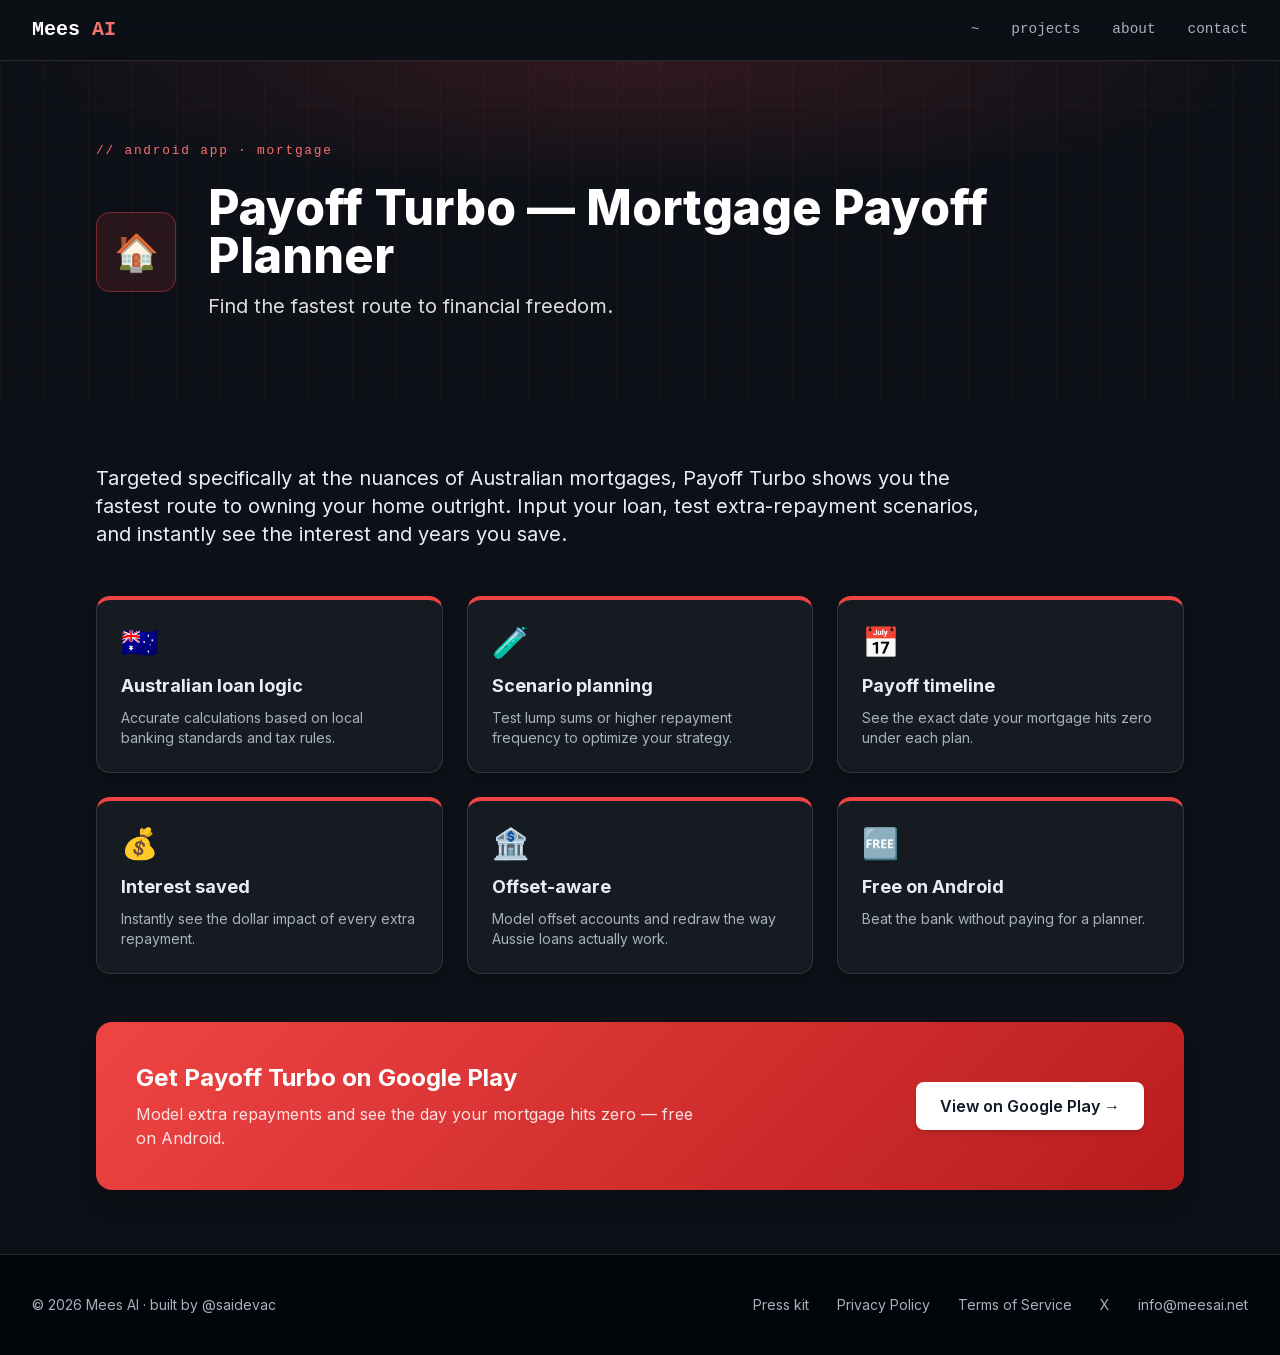
<file: payoffturbo/index.html>
<!doctype html>
<html lang="en">
<head>
    <meta charset="UTF-8">
    <meta name="viewport" content="width=device-width, initial-scale=1.0">
    <title>Payoff Turbo — Mortgage Payoff Planner · Mees AI</title>
    <meta name="description" content="Free Android debt-reduction tool built for Australian home loans: model extra repayments, lump sums, and see exactly how much interest and time you save.">
    <link rel="canonical" href="https://meesai.net/payoffturbo/">
    <meta name="msvalidate.01" content="9FC1C46A44C1CF4EC492748291FD4F39" />

    <meta property="og:type" content="website">
    <meta property="og:site_name" content="Mees AI">
    <meta property="og:title" content="Payoff Turbo — Mortgage Payoff Planner · Mees AI">
    <meta property="og:description" content="Free Android debt-reduction tool built for Australian home loans: model extra repayments, lump sums, and see exactly how much interest and time you save.">
    <meta property="og:url" content="https://meesai.net/payoffturbo/">
    <meta name="twitter:card" content="summary">
<meta name="twitter:site" content="@saidev40916204">
<meta name="twitter:creator" content="@saidev40916204">
    <meta name="twitter:title" content="Payoff Turbo — Mortgage Payoff Planner · Mees AI">
    <meta name="twitter:description" content="Free Android debt-reduction tool built for Australian home loans: model extra repayments, lump sums, and see exactly how much interest and time you save.">
    <link rel="icon" type="image/svg+xml" href="/favicon.svg">
    <link rel="apple-touch-icon" href="/apple-touch-icon.png">
    <link rel="preload" href="/fonts/inter-latin.woff2" as="font" type="font/woff2" crossorigin>
    <style>
/* Self-hosted Inter variable font (latin + latin-ext) — replaces the Google
   Fonts request chain. font-display: swap keeps text visible during load. */
@font-face {
  font-family: 'Inter';
  font-style: normal;
  font-weight: 100 900;
  font-display: swap;
  src: url('/fonts/inter-latin-ext.woff2') format('woff2');
  unicode-range: U+0100-02BA, U+02BD-02C5, U+02C7-02CC, U+02CE-02D7, U+02DD-02FF, U+0304, U+0308, U+0329, U+1D00-1DBF, U+1E00-1E9F, U+1EF2-1EFF, U+2020, U+20A0-20AB, U+20AD-20C0, U+2113, U+2C60-2C7F, U+A720-A7FF;
}
@font-face {
  font-family: 'Inter';
  font-style: normal;
  font-weight: 100 900;
  font-display: swap;
  src: url('/fonts/inter-latin.woff2') format('woff2');
  unicode-range: U+0000-00FF, U+0131, U+0152-0153, U+02BB-02BC, U+02C6, U+02DA, U+02DC, U+0304, U+0308, U+0329, U+2000-206F, U+20AC, U+2122, U+2191, U+2193, U+2212, U+2215, U+FEFF, U+FFFD;
}

*,:after,:before{--tw-border-spacing-x:0;--tw-border-spacing-y:0;--tw-translate-x:0;--tw-translate-y:0;--tw-rotate:0;--tw-skew-x:0;--tw-skew-y:0;--tw-scale-x:1;--tw-scale-y:1;--tw-pan-x: ;--tw-pan-y: ;--tw-pinch-zoom: ;--tw-scroll-snap-strictness:proximity;--tw-gradient-from-position: ;--tw-gradient-via-position: ;--tw-gradient-to-position: ;--tw-ordinal: ;--tw-slashed-zero: ;--tw-numeric-figure: ;--tw-numeric-spacing: ;--tw-numeric-fraction: ;--tw-ring-inset: ;--tw-ring-offset-width:0px;--tw-ring-offset-color:#fff;--tw-ring-color:rgba(59,130,246,.5);--tw-ring-offset-shadow:0 0 #0000;--tw-ring-shadow:0 0 #0000;--tw-shadow:0 0 #0000;--tw-shadow-colored:0 0 #0000;--tw-blur: ;--tw-brightness: ;--tw-contrast: ;--tw-grayscale: ;--tw-hue-rotate: ;--tw-invert: ;--tw-saturate: ;--tw-sepia: ;--tw-drop-shadow: ;--tw-backdrop-blur: ;--tw-backdrop-brightness: ;--tw-backdrop-contrast: ;--tw-backdrop-grayscale: ;--tw-backdrop-hue-rotate: ;--tw-backdrop-invert: ;--tw-backdrop-opacity: ;--tw-backdrop-saturate: ;--tw-backdrop-sepia: ;--tw-contain-size: ;--tw-contain-layout: ;--tw-contain-paint: ;--tw-contain-style: }::backdrop{--tw-border-spacing-x:0;--tw-border-spacing-y:0;--tw-translate-x:0;--tw-translate-y:0;--tw-rotate:0;--tw-skew-x:0;--tw-skew-y:0;--tw-scale-x:1;--tw-scale-y:1;--tw-pan-x: ;--tw-pan-y: ;--tw-pinch-zoom: ;--tw-scroll-snap-strictness:proximity;--tw-gradient-from-position: ;--tw-gradient-via-position: ;--tw-gradient-to-position: ;--tw-ordinal: ;--tw-slashed-zero: ;--tw-numeric-figure: ;--tw-numeric-spacing: ;--tw-numeric-fraction: ;--tw-ring-inset: ;--tw-ring-offset-width:0px;--tw-ring-offset-color:#fff;--tw-ring-color:rgba(59,130,246,.5);--tw-ring-offset-shadow:0 0 #0000;--tw-ring-shadow:0 0 #0000;--tw-shadow:0 0 #0000;--tw-shadow-colored:0 0 #0000;--tw-blur: ;--tw-brightness: ;--tw-contrast: ;--tw-grayscale: ;--tw-hue-rotate: ;--tw-invert: ;--tw-saturate: ;--tw-sepia: ;--tw-drop-shadow: ;--tw-backdrop-blur: ;--tw-backdrop-brightness: ;--tw-backdrop-contrast: ;--tw-backdrop-grayscale: ;--tw-backdrop-hue-rotate: ;--tw-backdrop-invert: ;--tw-backdrop-opacity: ;--tw-backdrop-saturate: ;--tw-backdrop-sepia: ;--tw-contain-size: ;--tw-contain-layout: ;--tw-contain-paint: ;--tw-contain-style: }/*! tailwindcss v3.4.17 | MIT License | https://tailwindcss.com*/*,:after,:before{box-sizing:border-box;border:0 solid #e5e7eb}:after,:before{--tw-content:""}:host,html{line-height:1.5;-webkit-text-size-adjust:100%;-moz-tab-size:4;-o-tab-size:4;tab-size:4;font-family:ui-sans-serif,system-ui,sans-serif,Apple Color Emoji,Segoe UI Emoji,Segoe UI Symbol,Noto Color Emoji;font-feature-settings:normal;font-variation-settings:normal;-webkit-tap-highlight-color:transparent}body{margin:0;line-height:inherit}hr{height:0;color:inherit;border-top-width:1px}abbr:where([title]){-webkit-text-decoration:underline dotted;text-decoration:underline dotted}h1,h2,h3,h4,h5,h6{font-size:inherit;font-weight:inherit}a{color:inherit;text-decoration:inherit}b,strong{font-weight:bolder}code,kbd,pre,samp{font-family:ui-monospace,SFMono-Regular,Menlo,Monaco,Consolas,Liberation Mono,Courier New,monospace;font-feature-settings:normal;font-variation-settings:normal;font-size:1em}small{font-size:80%}sub,sup{font-size:75%;line-height:0;position:relative;vertical-align:baseline}sub{bottom:-.25em}sup{top:-.5em}table{text-indent:0;border-color:inherit;border-collapse:collapse}button,input,optgroup,select,textarea{font-family:inherit;font-feature-settings:inherit;font-variation-settings:inherit;font-size:100%;font-weight:inherit;line-height:inherit;letter-spacing:inherit;color:inherit;margin:0;padding:0}button,select{text-transform:none}button,input:where([type=button]),input:where([type=reset]),input:where([type=submit]){-webkit-appearance:button;background-color:transparent;background-image:none}:-moz-focusring{outline:auto}:-moz-ui-invalid{box-shadow:none}progress{vertical-align:baseline}::-webkit-inner-spin-button,::-webkit-outer-spin-button{height:auto}[type=search]{-webkit-appearance:textfield;outline-offset:-2px}::-webkit-search-decoration{-webkit-appearance:none}::-webkit-file-upload-button{-webkit-appearance:button;font:inherit}summary{display:list-item}blockquote,dd,dl,figure,h1,h2,h3,h4,h5,h6,hr,p,pre{margin:0}fieldset{margin:0}fieldset,legend{padding:0}menu,ol,ul{list-style:none;margin:0;padding:0}dialog{padding:0}textarea{resize:vertical}input::-moz-placeholder,textarea::-moz-placeholder{opacity:1;color:#9ca3af}input::placeholder,textarea::placeholder{opacity:1;color:#9ca3af}[role=button],button{cursor:pointer}:disabled{cursor:default}audio,canvas,embed,iframe,img,object,svg,video{display:block;vertical-align:middle}img,video{max-width:100%;height:auto}[hidden]:where(:not([hidden=until-found])){display:none}.fixed{position:fixed}.relative{position:relative}.sticky{position:sticky}.top-0{top:0}.z-50{z-index:50}.mx-auto{margin-left:auto;margin-right:auto}.mb-0{margin-bottom:0}.mb-10{margin-bottom:2.5rem}.mb-12{margin-bottom:3rem}.mb-16{margin-bottom:4rem}.mb-2{margin-bottom:.5rem}.mb-3{margin-bottom:.75rem}.mb-4{margin-bottom:1rem}.mb-5{margin-bottom:1.25rem}.mb-6{margin-bottom:1.5rem}.mb-8{margin-bottom:2rem}.mr-3{margin-right:.75rem}.mt-10{margin-top:2.5rem}.mt-14{margin-top:3.5rem}.mt-16{margin-top:4rem}.mt-2{margin-top:.5rem}.mt-4{margin-top:1rem}.mt-6{margin-top:1.5rem}.mt-8{margin-top:2rem}.mt-auto{margin-top:auto}.block{display:block}.inline-block{display:inline-block}.flex{display:flex}.grid{display:grid}.hidden{display:none}.aspect-video{aspect-ratio:16/9}.h-16{height:4rem}.h-6{height:1.5rem}.h-full{height:100%}.w-6{width:1.5rem}.w-full{width:100%}.max-w-2xl{max-width:42rem}.max-w-3xl{max-width:48rem}.max-w-4xl{max-width:56rem}.max-w-6xl{max-width:72rem}.max-w-7xl{max-width:80rem}.max-w-xl{max-width:36rem}.flex-1{flex:1 1 0%}.shrink-0{flex-shrink:0}.grow{flex-grow:1}.transform{transform:translate(var(--tw-translate-x),var(--tw-translate-y)) rotate(var(--tw-rotate)) skewX(var(--tw-skew-x)) skewY(var(--tw-skew-y)) scaleX(var(--tw-scale-x)) scaleY(var(--tw-scale-y))}.grid-cols-1{grid-template-columns:repeat(1,minmax(0,1fr))}.flex-col{flex-direction:column}.flex-wrap{flex-wrap:wrap}.items-start{align-items:flex-start}.items-center{align-items:center}.justify-center{justify-content:center}.justify-between{justify-content:space-between}.gap-10{gap:2.5rem}.gap-2{gap:.5rem}.gap-3{gap:.75rem}.gap-6{gap:1.5rem}.gap-8{gap:2rem}.space-x-4>:not([hidden])~:not([hidden]){--tw-space-x-reverse:0;margin-right:calc(1rem*var(--tw-space-x-reverse));margin-left:calc(1rem*(1 - var(--tw-space-x-reverse)))}.space-x-6>:not([hidden])~:not([hidden]){--tw-space-x-reverse:0;margin-right:calc(1.5rem*var(--tw-space-x-reverse));margin-left:calc(1.5rem*(1 - var(--tw-space-x-reverse)))}.space-x-8>:not([hidden])~:not([hidden]){--tw-space-x-reverse:0;margin-right:calc(2rem*var(--tw-space-x-reverse));margin-left:calc(2rem*(1 - var(--tw-space-x-reverse)))}.space-y-4>:not([hidden])~:not([hidden]){--tw-space-y-reverse:0;margin-top:calc(1rem*(1 - var(--tw-space-y-reverse)));margin-bottom:calc(1rem*var(--tw-space-y-reverse))}.self-start{align-self:flex-start}.overflow-hidden{overflow:hidden}.rounded{border-radius:.25rem}.rounded-2xl{border-radius:1rem}.rounded-full{border-radius:9999px}.rounded-lg{border-radius:.5rem}.rounded-md{border-radius:.375rem}.rounded-xl{border-radius:.75rem}.border{border-width:1px}.border-2{border-width:2px}.border-b{border-bottom-width:1px}.border-b-2{border-bottom-width:2px}.border-t-4{border-top-width:4px}.border-t-8{border-top-width:8px}.border-gray-100{--tw-border-opacity:1;border-color:rgb(243 244 246/var(--tw-border-opacity,1))}.border-gray-300{--tw-border-opacity:1;border-color:rgb(209 213 219/var(--tw-border-opacity,1))}.border-gray-400{--tw-border-opacity:1;border-color:rgb(156 163 175/var(--tw-border-opacity,1))}.border-purple-100{--tw-border-opacity:1;border-color:rgb(243 232 255/var(--tw-border-opacity,1))}.border-purple-200{--tw-border-opacity:1;border-color:rgb(233 213 255/var(--tw-border-opacity,1))}.border-purple-300{--tw-border-opacity:1;border-color:rgb(216 180 254/var(--tw-border-opacity,1))}.border-purple-500{--tw-border-opacity:1;border-color:rgb(168 85 247/var(--tw-border-opacity,1))}.border-transparent{border-color:transparent}.border-yellow-500{--tw-border-opacity:1;border-color:rgb(234 179 8/var(--tw-border-opacity,1))}.bg-\[\#f0f4f8\]{--tw-bg-opacity:1;background-color:rgb(240 244 248/var(--tw-bg-opacity,1))}.bg-blue-100{--tw-bg-opacity:1;background-color:rgb(219 234 254/var(--tw-bg-opacity,1))}.bg-gray-100{--tw-bg-opacity:1;background-color:rgb(243 244 246/var(--tw-bg-opacity,1))}.bg-green-100{--tw-bg-opacity:1;background-color:rgb(220 252 231/var(--tw-bg-opacity,1))}.bg-purple-100{--tw-bg-opacity:1;background-color:rgb(243 232 255/var(--tw-bg-opacity,1))}.bg-purple-50{--tw-bg-opacity:1;background-color:rgb(250 245 255/var(--tw-bg-opacity,1))}.bg-purple-600{--tw-bg-opacity:1;background-color:rgb(147 51 234/var(--tw-bg-opacity,1))}.bg-red-100{--tw-bg-opacity:1;background-color:rgb(254 226 226/var(--tw-bg-opacity,1))}.bg-white{--tw-bg-opacity:1;background-color:rgb(255 255 255/var(--tw-bg-opacity,1))}.bg-white\/20{background-color:hsla(0,0%,100%,.2)}.bg-yellow-100{--tw-bg-opacity:1;background-color:rgb(254 249 195/var(--tw-bg-opacity,1))}.p-10{padding:2.5rem}.p-3{padding:.75rem}.p-6{padding:1.5rem}.p-8{padding:2rem}.px-1\.5{padding-left:.375rem;padding-right:.375rem}.px-3{padding-left:.75rem;padding-right:.75rem}.px-4{padding-left:1rem;padding-right:1rem}.px-6{padding-left:1.5rem;padding-right:1.5rem}.px-8{padding-left:2rem;padding-right:2rem}.py-0\.5{padding-top:.125rem;padding-bottom:.125rem}.py-1{padding-top:.25rem;padding-bottom:.25rem}.py-1\.5{padding-top:.375rem;padding-bottom:.375rem}.py-10{padding-top:2.5rem;padding-bottom:2.5rem}.py-12{padding-top:3rem;padding-bottom:3rem}.py-16{padding-top:4rem;padding-bottom:4rem}.py-20{padding-top:5rem;padding-bottom:5rem}.py-24{padding-top:6rem;padding-bottom:6rem}.py-3{padding-top:.75rem;padding-bottom:.75rem}.py-4{padding-top:1rem;padding-bottom:1rem}.pb-1{padding-bottom:.25rem}.pb-32{padding-bottom:8rem}.pt-24{padding-top:6rem}.pt-4{padding-top:1rem}.text-center{text-align:center}.text-2xl{font-size:1.5rem;line-height:2rem}.text-3xl{font-size:1.875rem;line-height:2.25rem}.text-4xl{font-size:2.25rem;line-height:2.5rem}.text-5xl{font-size:3rem;line-height:1}.text-base{font-size:1rem;line-height:1.5rem}.text-lg{font-size:1.125rem;line-height:1.75rem}.text-sm{font-size:.875rem;line-height:1.25rem}.text-xl{font-size:1.25rem;line-height:1.75rem}.text-xs{font-size:.75rem;line-height:1rem}.font-bold{font-weight:700}.font-extrabold{font-weight:800}.font-medium{font-weight:500}.font-semibold{font-weight:600}.uppercase{text-transform:uppercase}.leading-tight{line-height:1.25}.tracking-tight{letter-spacing:-.025em}.tracking-wide{letter-spacing:.025em}.tracking-widest{letter-spacing:.1em}.text-gray-300{--tw-text-opacity:1;color:rgb(209 213 219/var(--tw-text-opacity,1))}.text-gray-500{--tw-text-opacity:1;color:rgb(107 114 128/var(--tw-text-opacity,1))}.dim{--tw-text-opacity:1;color:rgb(75 85 99/var(--tw-text-opacity,1))}.txt{--tw-text-opacity:1;color:rgb(55 65 81/var(--tw-text-opacity,1))}.txt{--tw-text-opacity:1;color:rgb(31 41 55/var(--tw-text-opacity,1))}.text-gray-900{--tw-text-opacity:1;color:rgb(17 24 39/var(--tw-text-opacity,1))}.text-green-500{--tw-text-opacity:1;color:rgb(34 197 94/var(--tw-text-opacity,1))}.text-green-600{--tw-text-opacity:1;color:rgb(22 163 74/var(--tw-text-opacity,1))}.text-purple-100{--tw-text-opacity:1;color:rgb(243 232 255/var(--tw-text-opacity,1))}.text-purple-600{--tw-text-opacity:1;color:rgb(147 51 234/var(--tw-text-opacity,1))}.text-purple-700{--tw-text-opacity:1;color:rgb(126 34 206/var(--tw-text-opacity,1))}.text-red-500{--tw-text-opacity:1;color:rgb(239 68 68/var(--tw-text-opacity,1))}.text-red-600{--tw-text-opacity:1;color:rgb(220 38 38/var(--tw-text-opacity,1))}.text-white{--tw-text-opacity:1;color:rgb(255 255 255/var(--tw-text-opacity,1))}.text-white\/85{color:hsla(0,0%,100%,.85)}.text-yellow-500{--tw-text-opacity:1;color:rgb(234 179 8/var(--tw-text-opacity,1))}.text-yellow-600{--tw-text-opacity:1;color:rgb(202 138 4/var(--tw-text-opacity,1))}.shadow{--tw-shadow:0 1px 3px 0 rgba(0,0,0,.1),0 1px 2px -1px rgba(0,0,0,.1);--tw-shadow-colored:0 1px 3px 0 var(--tw-shadow-color),0 1px 2px -1px var(--tw-shadow-color)}.shadow,.shadow-2xl{box-shadow:var(--tw-ring-offset-shadow,0 0 #0000),var(--tw-ring-shadow,0 0 #0000),var(--tw-shadow)}.shadow-2xl{--tw-shadow:0 25px 50px -12px rgba(0,0,0,.25);--tw-shadow-colored:0 25px 50px -12px var(--tw-shadow-color)}.shadow-lg{--tw-shadow:0 10px 15px -3px rgba(0,0,0,.1),0 4px 6px -4px rgba(0,0,0,.1);--tw-shadow-colored:0 10px 15px -3px var(--tw-shadow-color),0 4px 6px -4px var(--tw-shadow-color)}.shadow-lg,.shadow-md{box-shadow:var(--tw-ring-offset-shadow,0 0 #0000),var(--tw-ring-shadow,0 0 #0000),var(--tw-shadow)}.shadow-md{--tw-shadow:0 4px 6px -1px rgba(0,0,0,.1),0 2px 4px -2px rgba(0,0,0,.1);--tw-shadow-colored:0 4px 6px -1px var(--tw-shadow-color),0 2px 4px -2px var(--tw-shadow-color)}.shadow-xl{--tw-shadow:0 20px 25px -5px rgba(0,0,0,.1),0 8px 10px -6px rgba(0,0,0,.1);--tw-shadow-colored:0 20px 25px -5px var(--tw-shadow-color),0 8px 10px -6px var(--tw-shadow-color);box-shadow:var(--tw-ring-offset-shadow,0 0 #0000),var(--tw-ring-shadow,0 0 #0000),var(--tw-shadow)}.ring{--tw-ring-offset-shadow:var(--tw-ring-inset) 0 0 0 var(--tw-ring-offset-width) var(--tw-ring-offset-color);--tw-ring-shadow:var(--tw-ring-inset) 0 0 0 calc(3px + var(--tw-ring-offset-width)) var(--tw-ring-color);box-shadow:var(--tw-ring-offset-shadow),var(--tw-ring-shadow),var(--tw-shadow,0 0 #0000)}.filter{filter:var(--tw-blur) var(--tw-brightness) var(--tw-contrast) var(--tw-grayscale) var(--tw-hue-rotate) var(--tw-invert) var(--tw-saturate) var(--tw-sepia) var(--tw-drop-shadow)}.transition{transition-property:color,background-color,border-color,text-decoration-color,fill,stroke,opacity,box-shadow,transform,filter,-webkit-backdrop-filter;transition-property:color,background-color,border-color,text-decoration-color,fill,stroke,opacity,box-shadow,transform,filter,backdrop-filter;transition-property:color,background-color,border-color,text-decoration-color,fill,stroke,opacity,box-shadow,transform,filter,backdrop-filter,-webkit-backdrop-filter;transition-timing-function:cubic-bezier(.4,0,.2,1);transition-duration:.15s}.transition-transform{transition-property:transform;transition-timing-function:cubic-bezier(.4,0,.2,1)}.duration-150,.transition-transform{transition-duration:.15s}.duration-300{transition-duration:.3s}.ease-in-out{transition-timing-function:cubic-bezier(.4,0,.2,1)}.hover\:scale-105:hover{--tw-scale-x:1.05;--tw-scale-y:1.05}.hover\:scale-105:hover,.hover\:scale-\[1\.01\]:hover{transform:translate(var(--tw-translate-x),var(--tw-translate-y)) rotate(var(--tw-rotate)) skewX(var(--tw-skew-x)) skewY(var(--tw-skew-y)) scaleX(var(--tw-scale-x)) scaleY(var(--tw-scale-y))}.hover\:scale-\[1\.01\]:hover{--tw-scale-x:1.01;--tw-scale-y:1.01}.hover\:border-gray-700:hover{--tw-border-opacity:1;border-color:rgb(55 65 81/var(--tw-border-opacity,1))}.hover\:bg-gray-100:hover{--tw-bg-opacity:1;background-color:rgb(243 244 246/var(--tw-bg-opacity,1))}.hover\:bg-gray-700:hover{--tw-bg-opacity:1;background-color:rgb(55 65 81/var(--tw-bg-opacity,1))}.hover\:bg-purple-50:hover{--tw-bg-opacity:1;background-color:rgb(250 245 255/var(--tw-bg-opacity,1))}.hover\:bg-purple-700:hover{--tw-bg-opacity:1;background-color:rgb(126 34 206/var(--tw-bg-opacity,1))}.hover\:bg-white\/10:hover{background-color:hsla(0,0%,100%,.1)}.hover\:text-yellow-600:hover{--tw-text-opacity:1;color:rgb(202 138 4/var(--tw-text-opacity,1))}.hover\:text-yellow-700:hover{--tw-text-opacity:1;color:rgb(161 98 7/var(--tw-text-opacity,1))}.hover\:shadow-2xl:hover{--tw-shadow:0 25px 50px -12px rgba(0,0,0,.25);--tw-shadow-colored:0 25px 50px -12px var(--tw-shadow-color)}.hover\:shadow-2xl:hover,.hover\:shadow-xl:hover{box-shadow:var(--tw-ring-offset-shadow,0 0 #0000),var(--tw-ring-shadow,0 0 #0000),var(--tw-shadow)}.hover\:shadow-xl:hover{--tw-shadow:0 20px 25px -5px rgba(0,0,0,.1),0 8px 10px -6px rgba(0,0,0,.1);--tw-shadow-colored:0 20px 25px -5px var(--tw-shadow-color),0 8px 10px -6px var(--tw-shadow-color)}.focus\:ring-4:focus{--tw-ring-offset-shadow:var(--tw-ring-inset) 0 0 0 var(--tw-ring-offset-width) var(--tw-ring-offset-color);--tw-ring-shadow:var(--tw-ring-inset) 0 0 0 calc(4px + var(--tw-ring-offset-width)) var(--tw-ring-color);box-shadow:var(--tw-ring-offset-shadow),var(--tw-ring-shadow),var(--tw-shadow,0 0 #0000)}@media (min-width:640px){.sm\:grid-cols-2{grid-template-columns:repeat(2,minmax(0,1fr))}.sm\:grid-cols-3{grid-template-columns:repeat(3,minmax(0,1fr))}.sm\:flex-row{flex-direction:row}.sm\:p-10{padding:2.5rem}.sm\:px-6{padding-left:1.5rem;padding-right:1.5rem}.sm\:text-5xl{font-size:3rem;line-height:1}.sm\:text-6xl{font-size:3.75rem;line-height:1}}@media (min-width:768px){.md\:mb-0{margin-bottom:0}.md\:flex{display:flex}.md\:hidden{display:none}.md\:grid-cols-2{grid-template-columns:repeat(2,minmax(0,1fr))}.md\:flex-row{flex-direction:row}.md\:items-center{align-items:center}.md\:justify-between{justify-content:space-between}}@media (min-width:1024px){.lg\:grid-cols-3{grid-template-columns:repeat(3,minmax(0,1fr))}.lg\:px-8{padding-left:2rem;padding-right:2rem}.lg\:text-7xl{font-size:4.5rem;line-height:1}}
    </style>
    <style>
        /* Dark dev-theme (same design system as the homepage) */
        :root {
            --ink: #0d1117; --panel: #161b22; --panel2: #0e1318;
            --line: #21262d; --line2: #30363d;
            --txt: #e6edf3; --dim: #a5b1bd;
            --acc: #f87171; --acc-btn-h: #dc2626;
            --mono: ui-monospace, SFMono-Regular, Menlo, Consolas, 'Liberation Mono', monospace;
        }
        html { color-scheme: dark; }
        body { font-family: 'Inter', sans-serif; background: var(--ink); color: var(--txt); scroll-behavior: smooth; }
        code { font-family: var(--mono); font-size: .92em; }
        .mono { font-family: var(--mono); }
        .txt { color: var(--txt); }
        .dim { color: var(--dim); }
        .kicker { font-family: var(--mono); font-size: .8rem; letter-spacing: .14em; color: var(--acc); }
        .alt-sec { background: var(--panel2); }
        .edge { border-color: var(--line) !important; }
        .edge-top-r { border-top: 4px solid #ef4444 !important; }
        .site-foot { border-top: 1px solid var(--line); }
        .dk-card { background: var(--panel); border: 1px solid var(--line2); border-radius: 14px; transition: border-color .25s, box-shadow .25s, transform .25s; }
        .dk-card:hover { border-color: #ef444488; }
        .bg-primary { background-color: #010409; }
        .text-accent { color: var(--acc); }
        .hover\:text-accent:hover { color: var(--acc); }
        .hover\:bg-accent-dark:hover { background-color: var(--acc-btn-h); }
        .nav-d { background: rgba(13,17,23,.78); backdrop-filter: blur(12px); -webkit-backdrop-filter: blur(12px); border-bottom: 1px solid var(--line); }
        .app-icon-circle { width:56px;height:56px;display:flex;align-items:center;justify-content:center;border-radius:14px;background:rgba(239,68,68,.12);border:1px solid rgba(239,68,68,.4); }
        .hero-x {
            background-color: var(--ink);
            background-image:
                linear-gradient(rgba(239,68,68,.05) 1px, transparent 1px),
                linear-gradient(90deg, rgba(239,68,68,.05) 1px, transparent 1px),
                radial-gradient(70% 55% at 50% 0%, rgba(239,68,68,.16), transparent 70%);
            background-size: 44px 44px, 44px 44px, 100% 100%;
        }
    </style>
    <script type="application/ld+json">
    {"@context":"https://schema.org","@type":"SoftwareApplication","name":"Payoff Turbo","operatingSystem":"Android","applicationCategory":"UtilitiesApplication","offers":{"@type":"Offer","price":"0","priceCurrency":"USD"},"url":"https://meesai.net/payoffturbo/","author":{"@type":"Organization","name":"Mees AI","url":"https://meesai.net"}}
    </script>
    <script async src="https://www.googletagmanager.com/gtag/js?id=G-8XHPLPHL14"></script>
<script>
  window.dataLayer = window.dataLayer || [];
  function gtag(){dataLayer.push(arguments);}
  gtag('js', new Date());
  gtag('config', 'G-8XHPLPHL14');
</script>
</head>
<body>
    <header class="sticky top-0 z-50 nav-d">
        <nav class="max-w-7xl mx-auto px-4 sm:px-6 lg:px-8 py-4 flex justify-between items-center">
            <a href="/" class="mono text-xl font-bold text-white">Mees <span class="text-accent">AI</span></a>
            <div class="hidden md:flex space-x-8 font-medium mono" style="font-size:.9rem">
                <a href="/" class="dim hover:text-accent transition duration-300" aria-label="Home">~</a>
                <a href="/#apps" class="dim hover:text-accent transition duration-300">projects</a>
                <a href="/#about" class="dim hover:text-accent transition duration-300">about</a>
                <a href="/#contact" class="dim hover:text-accent transition duration-300">contact</a>
            </div>
            <a href="/#contact" class="md:hidden text-accent font-semibold">contact</a>
        </nav>
    </header>
    <main>
        <section class="text-white py-20 hero-x">
            <div class="max-w-6xl mx-auto px-4 sm:px-6 lg:px-8">
                <p class="kicker mb-6">// android app · mortgage</p>
                <div class="flex flex-col sm:flex-row items-center gap-8">
                <div class="app-icon-circle shrink-0" style="width:80px;height:80px"><span class="text-4xl">🏠</span></div>
                <div>
                    <h1 class="text-4xl sm:text-5xl font-extrabold mb-3">Payoff Turbo — Mortgage Payoff Planner</h1>
                    <p class="text-xl text-white/85 max-w-2xl">Find the fastest route to financial freedom.</p>
                </div>
                </div>
            </div>
        </section>
        <section class="py-16">
            <div class="max-w-6xl mx-auto px-4 sm:px-6 lg:px-8">
                <p class="text-xl txt max-w-4xl mb-12">Targeted specifically at the nuances of Australian mortgages, Payoff Turbo shows you the fastest route to owning your home outright. Input your loan, test extra-repayment scenarios, and instantly see the interest and years you save.</p>
                <div class="grid sm:grid-cols-2 lg:grid-cols-3 gap-6 mb-12">
                    <div class="dk-card rounded-xl p-6 shadow-md edge-top-r">
                        <div class="text-3xl mb-3">🇦🇺</div>
                        <h2 class="font-bold text-lg mb-2">Australian loan logic</h2>
                        <p class="dim text-sm">Accurate calculations based on local banking standards and tax rules.</p>
                    </div>
                    <div class="dk-card rounded-xl p-6 shadow-md edge-top-r">
                        <div class="text-3xl mb-3">🧪</div>
                        <h2 class="font-bold text-lg mb-2">Scenario planning</h2>
                        <p class="dim text-sm">Test lump sums or higher repayment frequency to optimize your strategy.</p>
                    </div>
                    <div class="dk-card rounded-xl p-6 shadow-md edge-top-r">
                        <div class="text-3xl mb-3">📅</div>
                        <h2 class="font-bold text-lg mb-2">Payoff timeline</h2>
                        <p class="dim text-sm">See the exact date your mortgage hits zero under each plan.</p>
                    </div>
                    <div class="dk-card rounded-xl p-6 shadow-md edge-top-r">
                        <div class="text-3xl mb-3">💰</div>
                        <h2 class="font-bold text-lg mb-2">Interest saved</h2>
                        <p class="dim text-sm">Instantly see the dollar impact of every extra repayment.</p>
                    </div>
                    <div class="dk-card rounded-xl p-6 shadow-md edge-top-r">
                        <div class="text-3xl mb-3">🏦</div>
                        <h2 class="font-bold text-lg mb-2">Offset-aware</h2>
                        <p class="dim text-sm">Model offset accounts and redraw the way Aussie loans actually work.</p>
                    </div>
                    <div class="dk-card rounded-xl p-6 shadow-md edge-top-r">
                        <div class="text-3xl mb-3">🆓</div>
                        <h2 class="font-bold text-lg mb-2">Free on Android</h2>
                        <p class="dim text-sm">Beat the bank without paying for a planner.</p>
                    </div>
                </div>
                <div class="rounded-2xl shadow-xl p-8 sm:p-10 text-white flex flex-col md:flex-row md:items-center md:justify-between gap-6" style="background:linear-gradient(135deg,#ef4444 0%,#b91c1c 100%)">
                    <div>
                        <h2 class="text-2xl font-bold mb-2">Get Payoff Turbo on Google Play</h2>
                        <p class="text-white/85 max-w-xl">Model extra repayments and see the day your mortgage hits zero — free on Android.</p>
                    </div>
                    <a href="https://play.google.com/store/apps/developer?id=meesai" target="_blank" rel="noopener noreferrer" class="shrink-0 px-6 py-3 bg-white text-gray-900 rounded-lg font-semibold hover:bg-gray-100 transition duration-300 shadow-md">View on Google Play &rarr;</a>
                </div>
            </div>
        </section>

    </main>
    <footer class="bg-primary site-foot text-white py-10">
        <div class="max-w-7xl mx-auto px-4 sm:px-6 lg:px-8 flex flex-col md:flex-row justify-between items-center text-sm">
            <p class="mb-4 md:mb-0 dim">&copy; 2026 Mees AI · built by <a href="https://github.com/saidevac" target="_blank" rel="noopener noreferrer" class="hover:text-accent transition duration-300">@saidevac</a></p>
            <div class="space-x-6">
                <a href="/payoffturbo/press/" class="dim hover:text-accent transition duration-300">Press kit</a>
                <a href="/#about" class="dim hover:text-accent transition duration-300">Privacy Policy</a>
                <a href="/#contact" class="dim hover:text-accent transition duration-300">Terms of Service</a>
                <a href="https://x.com/saidev40916204" target="_blank" rel="noopener noreferrer" class="dim hover:text-accent transition duration-300">X</a>
                <a href="mailto:info@meesai.net" class="dim hover:text-accent transition duration-300">info@meesai.net</a>
            </div>
        </div>
    </footer>
<!-- Cloudflare Web Analytics --><script type='module' src='https://static.cloudflareinsights.com/beacon.min.js' data-cf-beacon='{"token": "d5c39f9ad3df4b03b72918744f0e0b60"}'></script><!-- End Cloudflare Web Analytics -->
</body>
</html>
</file>
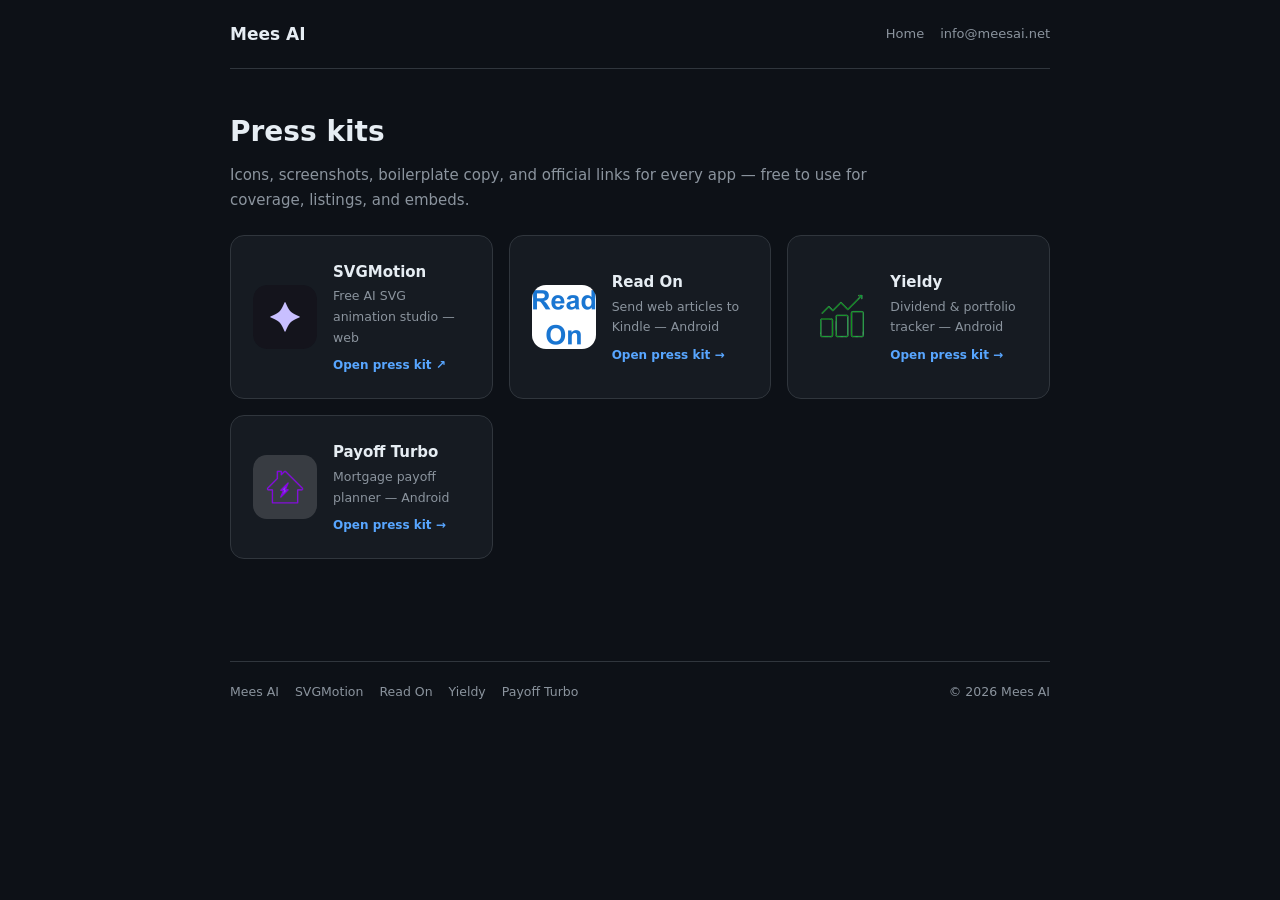
<file: press/index.html>
<!DOCTYPE html>
<html lang="en">
<head>
<meta charset="UTF-8">
<meta name="viewport" content="width=device-width, initial-scale=1.0">
<title>Press Kits · Mees AI</title>
<link rel="icon" type="image/svg+xml" href="/favicon.svg">
<link rel="apple-touch-icon" href="/apple-touch-icon.png">
<meta name="description" content="Press kits for all Mees AI apps — icons, screenshots, boilerplate copy, and official links for SVGMotion, Read On, Yieldy, and Payoff Turbo.">
<meta property="og:type" content="website">
<meta property="og:site_name" content="Mees AI">
<meta property="og:title" content="Press Kits · Mees AI">
<meta property="og:description" content="Press kits for all Mees AI apps — icons, screenshots, boilerplate copy, and official links for SVGMotion, Read On, Yieldy, and Payoff Turbo.">
<meta property="og:url" content="https://meesai.net/press/">
<meta property="og:image" content="https://meesai.net/apple-touch-icon.png">
<meta name="twitter:card" content="summary">
<meta name="twitter:site" content="@saidev40916204">
<meta name="twitter:creator" content="@saidev40916204">
<link rel="canonical" href="https://meesai.net/press/">
<style>
  *{box-sizing:border-box;margin:0}
  body{color-scheme:dark;font-family:ui-sans-serif,system-ui,-apple-system,'Segoe UI',Roboto,sans-serif;background:#0d1117;color:#e6edf3;line-height:1.65}
  a{color:#58a6ff}
  .wrap{max-width:860px;margin:0 auto;padding:0 20px}
  header{padding:20px 0;border-bottom:1px solid #30363d;display:flex;align-items:center;gap:14px}
  header .brand{font-weight:700;font-size:17px;color:#e6edf3;text-decoration:none}
  header nav{margin-left:auto;display:flex;gap:16px;font-size:13px}
  header nav a{color:#8b949e;text-decoration:none}
  header nav a:hover{color:#58a6ff}
  main{padding:40px 0 80px}
  h1{font-size:28px;color:#e6edf3;margin-bottom:8px}
  .lede{color:#8b949e;font-size:15px;max-width:640px}
  .grid{display:grid;grid-template-columns:repeat(auto-fit,minmax(260px,1fr));gap:16px;margin:22px 0}
  .card{background:#161b22;border:1px solid #30363d;border-radius:14px;padding:22px;text-decoration:none;color:inherit;display:flex;gap:16px;align-items:center;transition:border-color .15s,transform .15s}
  .card:hover{border-color:#58a6ff;transform:translateY(-2px)}
  .card img{width:64px;height:64px;border-radius:14px;flex:none}
  .card b{display:block;color:#e6edf3;font-size:15px}
  .card span{display:block;color:#8b949e;font-size:12.5px;margin-top:2px}
  .card .go{display:block;color:#58a6ff;font-size:12px;font-weight:600;margin-top:8px}
  footer{border-top:1px solid #30363d;padding:20px 0 34px;font-size:12.5px;color:#8b949e;display:flex;gap:16px;flex-wrap:wrap}
  footer a{color:#8b949e;text-decoration:none}
  footer a:hover{color:#58a6ff}
  footer .spacer{flex:1}
</style>
</head>
<body>
<div class="wrap">
<header>
  <a class="brand" href="/">Mees AI</a>
  <nav>
    <a href="/">Home</a>
    <a href="mailto:info@meesai.net">info@meesai.net</a>
  </nav>
</header>
<main>
<h1>Press kits</h1>
<p class="lede">Icons, screenshots, boilerplate copy, and official links for every app — free to use for coverage, listings, and embeds.</p>
<div class="grid">
  <a class="card" href="https://app.svgmotion.meesai.net/press" target="_blank" rel="noopener">
    <img src="/svgmotion/icon-512.png" alt="SVGMotion icon">
    <span><b>SVGMotion</b><span>Free AI SVG animation studio — web</span><span class="go">Open press kit ↗</span></span>
  </a>
  <a class="card" href="/readon/press/">
    <img src="/readon/press/icon-512.png" alt="Read On icon">
    <span><b>Read On</b><span>Send web articles to Kindle — Android</span><span class="go">Open press kit →</span></span>
  </a>
  <a class="card" href="/yieldy/press/">
    <img src="/yieldy/press/icon-512.png" alt="Yieldy icon">
    <span><b>Yieldy</b><span>Dividend &amp; portfolio tracker — Android</span><span class="go">Open press kit →</span></span>
  </a>
  <a class="card" href="/payoffturbo/press/">
    <img src="/payoffturbo/press/icon-512.png" alt="Payoff Turbo icon">
    <span><b>Payoff Turbo</b><span>Mortgage payoff planner — Android</span><span class="go">Open press kit →</span></span>
  </a>
</div>
</main>
<footer>
  <a href="/">Mees AI</a>
  <a href="/svgmotion/">SVGMotion</a>
  <a href="/readon/">Read On</a>
  <a href="/yieldy/">Yieldy</a>
  <a href="/payoffturbo/">Payoff Turbo</a>
  <span class="spacer"></span>
  <span>© 2026 Mees AI</span>
</footer>
</div>
</body>
</html>
</file>
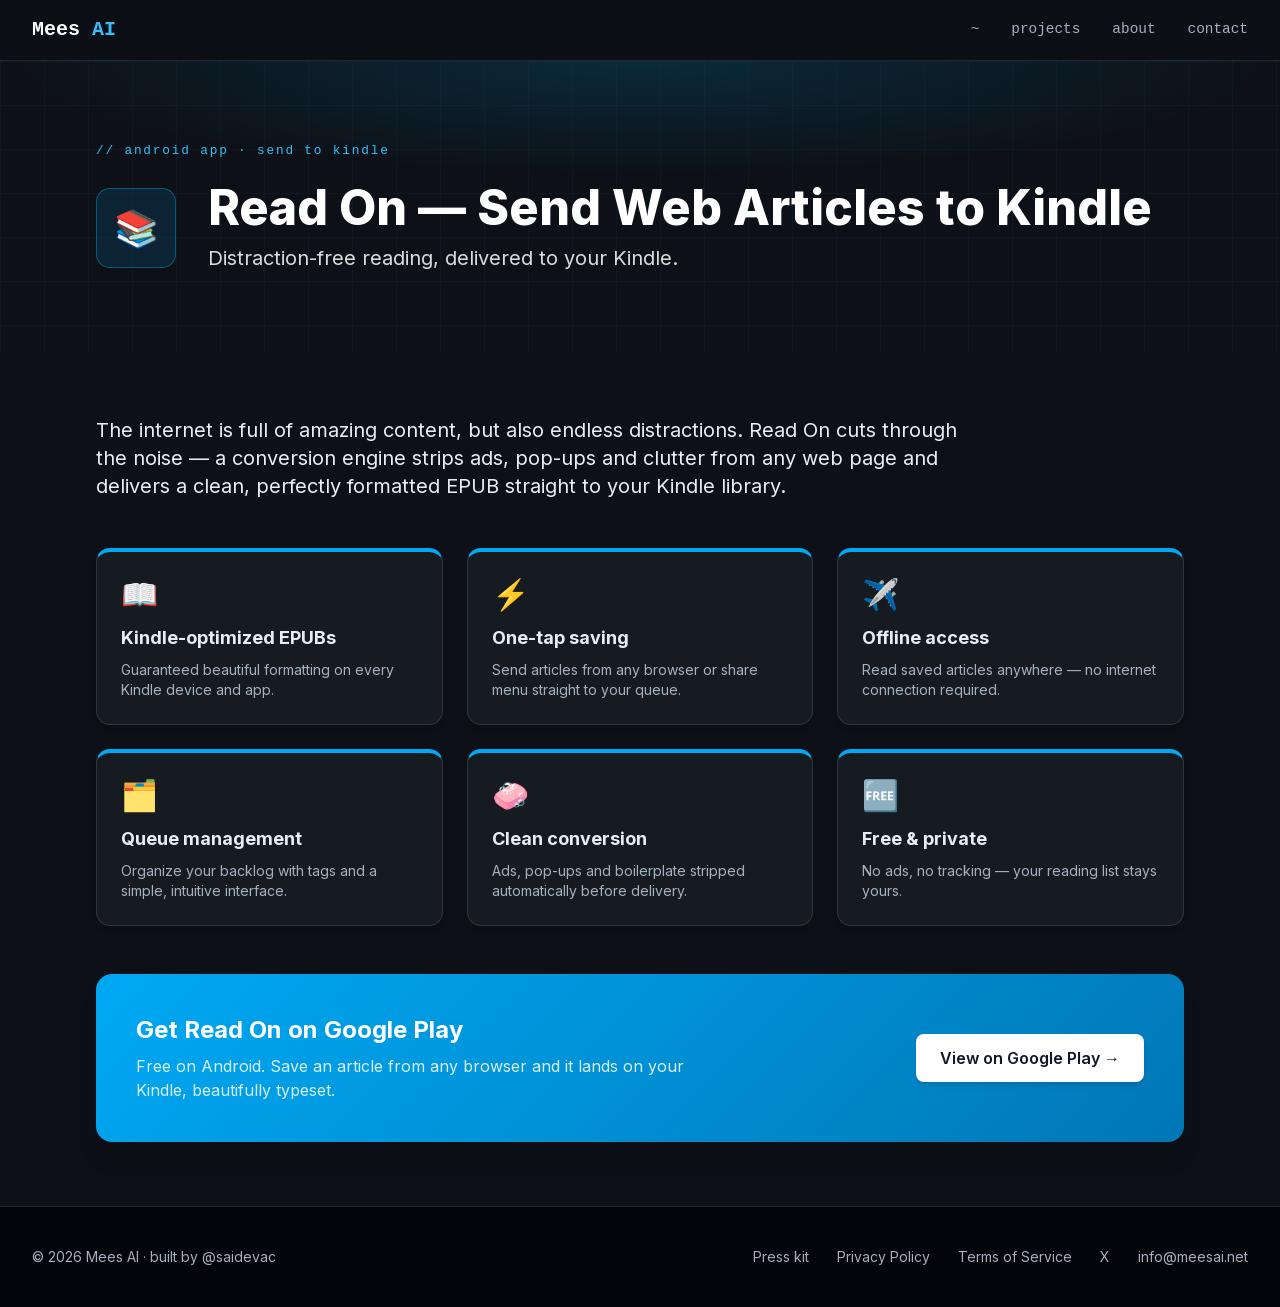
<file: readon/index.html>
<!doctype html>
<html lang="en">
<head>
    <meta charset="UTF-8">
    <meta name="viewport" content="width=device-width, initial-scale=1.0">
    <title>Read On — Send Web Articles to Kindle · Mees AI</title>
    <meta name="description" content="Free Android reading companion: save web articles and send them to your Kindle as clean, beautifully formatted EPUBs. No ads, offline reading.">
    <link rel="canonical" href="https://meesai.net/readon/">
    <meta name="msvalidate.01" content="9FC1C46A44C1CF4EC492748291FD4F39" />

    <meta property="og:type" content="website">
    <meta property="og:site_name" content="Mees AI">
    <meta property="og:title" content="Read On — Send Web Articles to Kindle · Mees AI">
    <meta property="og:description" content="Free Android reading companion: save web articles and send them to your Kindle as clean, beautifully formatted EPUBs. No ads, offline reading.">
    <meta property="og:url" content="https://meesai.net/readon/">
    <meta name="twitter:card" content="summary">
<meta name="twitter:site" content="@saidev40916204">
<meta name="twitter:creator" content="@saidev40916204">
    <meta name="twitter:title" content="Read On — Send Web Articles to Kindle · Mees AI">
    <meta name="twitter:description" content="Free Android reading companion: save web articles and send them to your Kindle as clean, beautifully formatted EPUBs. No ads, offline reading.">
    <link rel="icon" type="image/svg+xml" href="/favicon.svg">
    <link rel="apple-touch-icon" href="/apple-touch-icon.png">
    <link rel="preload" href="/fonts/inter-latin.woff2" as="font" type="font/woff2" crossorigin>
    <style>
/* Self-hosted Inter variable font (latin + latin-ext) — replaces the Google
   Fonts request chain. font-display: swap keeps text visible during load. */
@font-face {
  font-family: 'Inter';
  font-style: normal;
  font-weight: 100 900;
  font-display: swap;
  src: url('/fonts/inter-latin-ext.woff2') format('woff2');
  unicode-range: U+0100-02BA, U+02BD-02C5, U+02C7-02CC, U+02CE-02D7, U+02DD-02FF, U+0304, U+0308, U+0329, U+1D00-1DBF, U+1E00-1E9F, U+1EF2-1EFF, U+2020, U+20A0-20AB, U+20AD-20C0, U+2113, U+2C60-2C7F, U+A720-A7FF;
}
@font-face {
  font-family: 'Inter';
  font-style: normal;
  font-weight: 100 900;
  font-display: swap;
  src: url('/fonts/inter-latin.woff2') format('woff2');
  unicode-range: U+0000-00FF, U+0131, U+0152-0153, U+02BB-02BC, U+02C6, U+02DA, U+02DC, U+0304, U+0308, U+0329, U+2000-206F, U+20AC, U+2122, U+2191, U+2193, U+2212, U+2215, U+FEFF, U+FFFD;
}

*,:after,:before{--tw-border-spacing-x:0;--tw-border-spacing-y:0;--tw-translate-x:0;--tw-translate-y:0;--tw-rotate:0;--tw-skew-x:0;--tw-skew-y:0;--tw-scale-x:1;--tw-scale-y:1;--tw-pan-x: ;--tw-pan-y: ;--tw-pinch-zoom: ;--tw-scroll-snap-strictness:proximity;--tw-gradient-from-position: ;--tw-gradient-via-position: ;--tw-gradient-to-position: ;--tw-ordinal: ;--tw-slashed-zero: ;--tw-numeric-figure: ;--tw-numeric-spacing: ;--tw-numeric-fraction: ;--tw-ring-inset: ;--tw-ring-offset-width:0px;--tw-ring-offset-color:#fff;--tw-ring-color:rgba(59,130,246,.5);--tw-ring-offset-shadow:0 0 #0000;--tw-ring-shadow:0 0 #0000;--tw-shadow:0 0 #0000;--tw-shadow-colored:0 0 #0000;--tw-blur: ;--tw-brightness: ;--tw-contrast: ;--tw-grayscale: ;--tw-hue-rotate: ;--tw-invert: ;--tw-saturate: ;--tw-sepia: ;--tw-drop-shadow: ;--tw-backdrop-blur: ;--tw-backdrop-brightness: ;--tw-backdrop-contrast: ;--tw-backdrop-grayscale: ;--tw-backdrop-hue-rotate: ;--tw-backdrop-invert: ;--tw-backdrop-opacity: ;--tw-backdrop-saturate: ;--tw-backdrop-sepia: ;--tw-contain-size: ;--tw-contain-layout: ;--tw-contain-paint: ;--tw-contain-style: }::backdrop{--tw-border-spacing-x:0;--tw-border-spacing-y:0;--tw-translate-x:0;--tw-translate-y:0;--tw-rotate:0;--tw-skew-x:0;--tw-skew-y:0;--tw-scale-x:1;--tw-scale-y:1;--tw-pan-x: ;--tw-pan-y: ;--tw-pinch-zoom: ;--tw-scroll-snap-strictness:proximity;--tw-gradient-from-position: ;--tw-gradient-via-position: ;--tw-gradient-to-position: ;--tw-ordinal: ;--tw-slashed-zero: ;--tw-numeric-figure: ;--tw-numeric-spacing: ;--tw-numeric-fraction: ;--tw-ring-inset: ;--tw-ring-offset-width:0px;--tw-ring-offset-color:#fff;--tw-ring-color:rgba(59,130,246,.5);--tw-ring-offset-shadow:0 0 #0000;--tw-ring-shadow:0 0 #0000;--tw-shadow:0 0 #0000;--tw-shadow-colored:0 0 #0000;--tw-blur: ;--tw-brightness: ;--tw-contrast: ;--tw-grayscale: ;--tw-hue-rotate: ;--tw-invert: ;--tw-saturate: ;--tw-sepia: ;--tw-drop-shadow: ;--tw-backdrop-blur: ;--tw-backdrop-brightness: ;--tw-backdrop-contrast: ;--tw-backdrop-grayscale: ;--tw-backdrop-hue-rotate: ;--tw-backdrop-invert: ;--tw-backdrop-opacity: ;--tw-backdrop-saturate: ;--tw-backdrop-sepia: ;--tw-contain-size: ;--tw-contain-layout: ;--tw-contain-paint: ;--tw-contain-style: }/*! tailwindcss v3.4.17 | MIT License | https://tailwindcss.com*/*,:after,:before{box-sizing:border-box;border:0 solid #e5e7eb}:after,:before{--tw-content:""}:host,html{line-height:1.5;-webkit-text-size-adjust:100%;-moz-tab-size:4;-o-tab-size:4;tab-size:4;font-family:ui-sans-serif,system-ui,sans-serif,Apple Color Emoji,Segoe UI Emoji,Segoe UI Symbol,Noto Color Emoji;font-feature-settings:normal;font-variation-settings:normal;-webkit-tap-highlight-color:transparent}body{margin:0;line-height:inherit}hr{height:0;color:inherit;border-top-width:1px}abbr:where([title]){-webkit-text-decoration:underline dotted;text-decoration:underline dotted}h1,h2,h3,h4,h5,h6{font-size:inherit;font-weight:inherit}a{color:inherit;text-decoration:inherit}b,strong{font-weight:bolder}code,kbd,pre,samp{font-family:ui-monospace,SFMono-Regular,Menlo,Monaco,Consolas,Liberation Mono,Courier New,monospace;font-feature-settings:normal;font-variation-settings:normal;font-size:1em}small{font-size:80%}sub,sup{font-size:75%;line-height:0;position:relative;vertical-align:baseline}sub{bottom:-.25em}sup{top:-.5em}table{text-indent:0;border-color:inherit;border-collapse:collapse}button,input,optgroup,select,textarea{font-family:inherit;font-feature-settings:inherit;font-variation-settings:inherit;font-size:100%;font-weight:inherit;line-height:inherit;letter-spacing:inherit;color:inherit;margin:0;padding:0}button,select{text-transform:none}button,input:where([type=button]),input:where([type=reset]),input:where([type=submit]){-webkit-appearance:button;background-color:transparent;background-image:none}:-moz-focusring{outline:auto}:-moz-ui-invalid{box-shadow:none}progress{vertical-align:baseline}::-webkit-inner-spin-button,::-webkit-outer-spin-button{height:auto}[type=search]{-webkit-appearance:textfield;outline-offset:-2px}::-webkit-search-decoration{-webkit-appearance:none}::-webkit-file-upload-button{-webkit-appearance:button;font:inherit}summary{display:list-item}blockquote,dd,dl,figure,h1,h2,h3,h4,h5,h6,hr,p,pre{margin:0}fieldset{margin:0}fieldset,legend{padding:0}menu,ol,ul{list-style:none;margin:0;padding:0}dialog{padding:0}textarea{resize:vertical}input::-moz-placeholder,textarea::-moz-placeholder{opacity:1;color:#9ca3af}input::placeholder,textarea::placeholder{opacity:1;color:#9ca3af}[role=button],button{cursor:pointer}:disabled{cursor:default}audio,canvas,embed,iframe,img,object,svg,video{display:block;vertical-align:middle}img,video{max-width:100%;height:auto}[hidden]:where(:not([hidden=until-found])){display:none}.fixed{position:fixed}.relative{position:relative}.sticky{position:sticky}.top-0{top:0}.z-50{z-index:50}.mx-auto{margin-left:auto;margin-right:auto}.mb-0{margin-bottom:0}.mb-10{margin-bottom:2.5rem}.mb-12{margin-bottom:3rem}.mb-16{margin-bottom:4rem}.mb-2{margin-bottom:.5rem}.mb-3{margin-bottom:.75rem}.mb-4{margin-bottom:1rem}.mb-5{margin-bottom:1.25rem}.mb-6{margin-bottom:1.5rem}.mb-8{margin-bottom:2rem}.mr-3{margin-right:.75rem}.mt-10{margin-top:2.5rem}.mt-14{margin-top:3.5rem}.mt-16{margin-top:4rem}.mt-2{margin-top:.5rem}.mt-4{margin-top:1rem}.mt-6{margin-top:1.5rem}.mt-8{margin-top:2rem}.mt-auto{margin-top:auto}.block{display:block}.inline-block{display:inline-block}.flex{display:flex}.grid{display:grid}.hidden{display:none}.aspect-video{aspect-ratio:16/9}.h-16{height:4rem}.h-6{height:1.5rem}.h-full{height:100%}.w-6{width:1.5rem}.w-full{width:100%}.max-w-2xl{max-width:42rem}.max-w-3xl{max-width:48rem}.max-w-4xl{max-width:56rem}.max-w-6xl{max-width:72rem}.max-w-7xl{max-width:80rem}.max-w-xl{max-width:36rem}.flex-1{flex:1 1 0%}.shrink-0{flex-shrink:0}.grow{flex-grow:1}.transform{transform:translate(var(--tw-translate-x),var(--tw-translate-y)) rotate(var(--tw-rotate)) skewX(var(--tw-skew-x)) skewY(var(--tw-skew-y)) scaleX(var(--tw-scale-x)) scaleY(var(--tw-scale-y))}.grid-cols-1{grid-template-columns:repeat(1,minmax(0,1fr))}.flex-col{flex-direction:column}.flex-wrap{flex-wrap:wrap}.items-start{align-items:flex-start}.items-center{align-items:center}.justify-center{justify-content:center}.justify-between{justify-content:space-between}.gap-10{gap:2.5rem}.gap-2{gap:.5rem}.gap-3{gap:.75rem}.gap-6{gap:1.5rem}.gap-8{gap:2rem}.space-x-4>:not([hidden])~:not([hidden]){--tw-space-x-reverse:0;margin-right:calc(1rem*var(--tw-space-x-reverse));margin-left:calc(1rem*(1 - var(--tw-space-x-reverse)))}.space-x-6>:not([hidden])~:not([hidden]){--tw-space-x-reverse:0;margin-right:calc(1.5rem*var(--tw-space-x-reverse));margin-left:calc(1.5rem*(1 - var(--tw-space-x-reverse)))}.space-x-8>:not([hidden])~:not([hidden]){--tw-space-x-reverse:0;margin-right:calc(2rem*var(--tw-space-x-reverse));margin-left:calc(2rem*(1 - var(--tw-space-x-reverse)))}.space-y-4>:not([hidden])~:not([hidden]){--tw-space-y-reverse:0;margin-top:calc(1rem*(1 - var(--tw-space-y-reverse)));margin-bottom:calc(1rem*var(--tw-space-y-reverse))}.self-start{align-self:flex-start}.overflow-hidden{overflow:hidden}.rounded{border-radius:.25rem}.rounded-2xl{border-radius:1rem}.rounded-full{border-radius:9999px}.rounded-lg{border-radius:.5rem}.rounded-md{border-radius:.375rem}.rounded-xl{border-radius:.75rem}.border{border-width:1px}.border-2{border-width:2px}.border-b{border-bottom-width:1px}.border-b-2{border-bottom-width:2px}.border-t-4{border-top-width:4px}.border-t-8{border-top-width:8px}.border-gray-100{--tw-border-opacity:1;border-color:rgb(243 244 246/var(--tw-border-opacity,1))}.border-gray-300{--tw-border-opacity:1;border-color:rgb(209 213 219/var(--tw-border-opacity,1))}.border-gray-400{--tw-border-opacity:1;border-color:rgb(156 163 175/var(--tw-border-opacity,1))}.border-purple-100{--tw-border-opacity:1;border-color:rgb(243 232 255/var(--tw-border-opacity,1))}.border-purple-200{--tw-border-opacity:1;border-color:rgb(233 213 255/var(--tw-border-opacity,1))}.border-purple-300{--tw-border-opacity:1;border-color:rgb(216 180 254/var(--tw-border-opacity,1))}.border-purple-500{--tw-border-opacity:1;border-color:rgb(168 85 247/var(--tw-border-opacity,1))}.border-transparent{border-color:transparent}.border-yellow-500{--tw-border-opacity:1;border-color:rgb(234 179 8/var(--tw-border-opacity,1))}.bg-\[\#f0f4f8\]{--tw-bg-opacity:1;background-color:rgb(240 244 248/var(--tw-bg-opacity,1))}.bg-blue-100{--tw-bg-opacity:1;background-color:rgb(219 234 254/var(--tw-bg-opacity,1))}.bg-gray-100{--tw-bg-opacity:1;background-color:rgb(243 244 246/var(--tw-bg-opacity,1))}.bg-green-100{--tw-bg-opacity:1;background-color:rgb(220 252 231/var(--tw-bg-opacity,1))}.bg-purple-100{--tw-bg-opacity:1;background-color:rgb(243 232 255/var(--tw-bg-opacity,1))}.bg-purple-50{--tw-bg-opacity:1;background-color:rgb(250 245 255/var(--tw-bg-opacity,1))}.bg-purple-600{--tw-bg-opacity:1;background-color:rgb(147 51 234/var(--tw-bg-opacity,1))}.bg-red-100{--tw-bg-opacity:1;background-color:rgb(254 226 226/var(--tw-bg-opacity,1))}.bg-white{--tw-bg-opacity:1;background-color:rgb(255 255 255/var(--tw-bg-opacity,1))}.bg-white\/20{background-color:hsla(0,0%,100%,.2)}.bg-yellow-100{--tw-bg-opacity:1;background-color:rgb(254 249 195/var(--tw-bg-opacity,1))}.p-10{padding:2.5rem}.p-3{padding:.75rem}.p-6{padding:1.5rem}.p-8{padding:2rem}.px-1\.5{padding-left:.375rem;padding-right:.375rem}.px-3{padding-left:.75rem;padding-right:.75rem}.px-4{padding-left:1rem;padding-right:1rem}.px-6{padding-left:1.5rem;padding-right:1.5rem}.px-8{padding-left:2rem;padding-right:2rem}.py-0\.5{padding-top:.125rem;padding-bottom:.125rem}.py-1{padding-top:.25rem;padding-bottom:.25rem}.py-1\.5{padding-top:.375rem;padding-bottom:.375rem}.py-10{padding-top:2.5rem;padding-bottom:2.5rem}.py-12{padding-top:3rem;padding-bottom:3rem}.py-16{padding-top:4rem;padding-bottom:4rem}.py-20{padding-top:5rem;padding-bottom:5rem}.py-24{padding-top:6rem;padding-bottom:6rem}.py-3{padding-top:.75rem;padding-bottom:.75rem}.py-4{padding-top:1rem;padding-bottom:1rem}.pb-1{padding-bottom:.25rem}.pb-32{padding-bottom:8rem}.pt-24{padding-top:6rem}.pt-4{padding-top:1rem}.text-center{text-align:center}.text-2xl{font-size:1.5rem;line-height:2rem}.text-3xl{font-size:1.875rem;line-height:2.25rem}.text-4xl{font-size:2.25rem;line-height:2.5rem}.text-5xl{font-size:3rem;line-height:1}.text-base{font-size:1rem;line-height:1.5rem}.text-lg{font-size:1.125rem;line-height:1.75rem}.text-sm{font-size:.875rem;line-height:1.25rem}.text-xl{font-size:1.25rem;line-height:1.75rem}.text-xs{font-size:.75rem;line-height:1rem}.font-bold{font-weight:700}.font-extrabold{font-weight:800}.font-medium{font-weight:500}.font-semibold{font-weight:600}.uppercase{text-transform:uppercase}.leading-tight{line-height:1.25}.tracking-tight{letter-spacing:-.025em}.tracking-wide{letter-spacing:.025em}.tracking-widest{letter-spacing:.1em}.text-gray-300{--tw-text-opacity:1;color:rgb(209 213 219/var(--tw-text-opacity,1))}.text-gray-500{--tw-text-opacity:1;color:rgb(107 114 128/var(--tw-text-opacity,1))}.dim{--tw-text-opacity:1;color:rgb(75 85 99/var(--tw-text-opacity,1))}.txt{--tw-text-opacity:1;color:rgb(55 65 81/var(--tw-text-opacity,1))}.txt{--tw-text-opacity:1;color:rgb(31 41 55/var(--tw-text-opacity,1))}.text-gray-900{--tw-text-opacity:1;color:rgb(17 24 39/var(--tw-text-opacity,1))}.text-green-500{--tw-text-opacity:1;color:rgb(34 197 94/var(--tw-text-opacity,1))}.text-green-600{--tw-text-opacity:1;color:rgb(22 163 74/var(--tw-text-opacity,1))}.text-purple-100{--tw-text-opacity:1;color:rgb(243 232 255/var(--tw-text-opacity,1))}.text-purple-600{--tw-text-opacity:1;color:rgb(147 51 234/var(--tw-text-opacity,1))}.text-purple-700{--tw-text-opacity:1;color:rgb(126 34 206/var(--tw-text-opacity,1))}.text-red-500{--tw-text-opacity:1;color:rgb(239 68 68/var(--tw-text-opacity,1))}.text-red-600{--tw-text-opacity:1;color:rgb(220 38 38/var(--tw-text-opacity,1))}.text-white{--tw-text-opacity:1;color:rgb(255 255 255/var(--tw-text-opacity,1))}.text-white\/85{color:hsla(0,0%,100%,.85)}.text-yellow-500{--tw-text-opacity:1;color:rgb(234 179 8/var(--tw-text-opacity,1))}.text-yellow-600{--tw-text-opacity:1;color:rgb(202 138 4/var(--tw-text-opacity,1))}.shadow{--tw-shadow:0 1px 3px 0 rgba(0,0,0,.1),0 1px 2px -1px rgba(0,0,0,.1);--tw-shadow-colored:0 1px 3px 0 var(--tw-shadow-color),0 1px 2px -1px var(--tw-shadow-color)}.shadow,.shadow-2xl{box-shadow:var(--tw-ring-offset-shadow,0 0 #0000),var(--tw-ring-shadow,0 0 #0000),var(--tw-shadow)}.shadow-2xl{--tw-shadow:0 25px 50px -12px rgba(0,0,0,.25);--tw-shadow-colored:0 25px 50px -12px var(--tw-shadow-color)}.shadow-lg{--tw-shadow:0 10px 15px -3px rgba(0,0,0,.1),0 4px 6px -4px rgba(0,0,0,.1);--tw-shadow-colored:0 10px 15px -3px var(--tw-shadow-color),0 4px 6px -4px var(--tw-shadow-color)}.shadow-lg,.shadow-md{box-shadow:var(--tw-ring-offset-shadow,0 0 #0000),var(--tw-ring-shadow,0 0 #0000),var(--tw-shadow)}.shadow-md{--tw-shadow:0 4px 6px -1px rgba(0,0,0,.1),0 2px 4px -2px rgba(0,0,0,.1);--tw-shadow-colored:0 4px 6px -1px var(--tw-shadow-color),0 2px 4px -2px var(--tw-shadow-color)}.shadow-xl{--tw-shadow:0 20px 25px -5px rgba(0,0,0,.1),0 8px 10px -6px rgba(0,0,0,.1);--tw-shadow-colored:0 20px 25px -5px var(--tw-shadow-color),0 8px 10px -6px var(--tw-shadow-color);box-shadow:var(--tw-ring-offset-shadow,0 0 #0000),var(--tw-ring-shadow,0 0 #0000),var(--tw-shadow)}.ring{--tw-ring-offset-shadow:var(--tw-ring-inset) 0 0 0 var(--tw-ring-offset-width) var(--tw-ring-offset-color);--tw-ring-shadow:var(--tw-ring-inset) 0 0 0 calc(3px + var(--tw-ring-offset-width)) var(--tw-ring-color);box-shadow:var(--tw-ring-offset-shadow),var(--tw-ring-shadow),var(--tw-shadow,0 0 #0000)}.filter{filter:var(--tw-blur) var(--tw-brightness) var(--tw-contrast) var(--tw-grayscale) var(--tw-hue-rotate) var(--tw-invert) var(--tw-saturate) var(--tw-sepia) var(--tw-drop-shadow)}.transition{transition-property:color,background-color,border-color,text-decoration-color,fill,stroke,opacity,box-shadow,transform,filter,-webkit-backdrop-filter;transition-property:color,background-color,border-color,text-decoration-color,fill,stroke,opacity,box-shadow,transform,filter,backdrop-filter;transition-property:color,background-color,border-color,text-decoration-color,fill,stroke,opacity,box-shadow,transform,filter,backdrop-filter,-webkit-backdrop-filter;transition-timing-function:cubic-bezier(.4,0,.2,1);transition-duration:.15s}.transition-transform{transition-property:transform;transition-timing-function:cubic-bezier(.4,0,.2,1)}.duration-150,.transition-transform{transition-duration:.15s}.duration-300{transition-duration:.3s}.ease-in-out{transition-timing-function:cubic-bezier(.4,0,.2,1)}.hover\:scale-105:hover{--tw-scale-x:1.05;--tw-scale-y:1.05}.hover\:scale-105:hover,.hover\:scale-\[1\.01\]:hover{transform:translate(var(--tw-translate-x),var(--tw-translate-y)) rotate(var(--tw-rotate)) skewX(var(--tw-skew-x)) skewY(var(--tw-skew-y)) scaleX(var(--tw-scale-x)) scaleY(var(--tw-scale-y))}.hover\:scale-\[1\.01\]:hover{--tw-scale-x:1.01;--tw-scale-y:1.01}.hover\:border-gray-700:hover{--tw-border-opacity:1;border-color:rgb(55 65 81/var(--tw-border-opacity,1))}.hover\:bg-gray-100:hover{--tw-bg-opacity:1;background-color:rgb(243 244 246/var(--tw-bg-opacity,1))}.hover\:bg-gray-700:hover{--tw-bg-opacity:1;background-color:rgb(55 65 81/var(--tw-bg-opacity,1))}.hover\:bg-purple-50:hover{--tw-bg-opacity:1;background-color:rgb(250 245 255/var(--tw-bg-opacity,1))}.hover\:bg-purple-700:hover{--tw-bg-opacity:1;background-color:rgb(126 34 206/var(--tw-bg-opacity,1))}.hover\:bg-white\/10:hover{background-color:hsla(0,0%,100%,.1)}.hover\:text-yellow-600:hover{--tw-text-opacity:1;color:rgb(202 138 4/var(--tw-text-opacity,1))}.hover\:text-yellow-700:hover{--tw-text-opacity:1;color:rgb(161 98 7/var(--tw-text-opacity,1))}.hover\:shadow-2xl:hover{--tw-shadow:0 25px 50px -12px rgba(0,0,0,.25);--tw-shadow-colored:0 25px 50px -12px var(--tw-shadow-color)}.hover\:shadow-2xl:hover,.hover\:shadow-xl:hover{box-shadow:var(--tw-ring-offset-shadow,0 0 #0000),var(--tw-ring-shadow,0 0 #0000),var(--tw-shadow)}.hover\:shadow-xl:hover{--tw-shadow:0 20px 25px -5px rgba(0,0,0,.1),0 8px 10px -6px rgba(0,0,0,.1);--tw-shadow-colored:0 20px 25px -5px var(--tw-shadow-color),0 8px 10px -6px var(--tw-shadow-color)}.focus\:ring-4:focus{--tw-ring-offset-shadow:var(--tw-ring-inset) 0 0 0 var(--tw-ring-offset-width) var(--tw-ring-offset-color);--tw-ring-shadow:var(--tw-ring-inset) 0 0 0 calc(4px + var(--tw-ring-offset-width)) var(--tw-ring-color);box-shadow:var(--tw-ring-offset-shadow),var(--tw-ring-shadow),var(--tw-shadow,0 0 #0000)}@media (min-width:640px){.sm\:grid-cols-2{grid-template-columns:repeat(2,minmax(0,1fr))}.sm\:grid-cols-3{grid-template-columns:repeat(3,minmax(0,1fr))}.sm\:flex-row{flex-direction:row}.sm\:p-10{padding:2.5rem}.sm\:px-6{padding-left:1.5rem;padding-right:1.5rem}.sm\:text-5xl{font-size:3rem;line-height:1}.sm\:text-6xl{font-size:3.75rem;line-height:1}}@media (min-width:768px){.md\:mb-0{margin-bottom:0}.md\:flex{display:flex}.md\:hidden{display:none}.md\:grid-cols-2{grid-template-columns:repeat(2,minmax(0,1fr))}.md\:flex-row{flex-direction:row}.md\:items-center{align-items:center}.md\:justify-between{justify-content:space-between}}@media (min-width:1024px){.lg\:grid-cols-3{grid-template-columns:repeat(3,minmax(0,1fr))}.lg\:px-8{padding-left:2rem;padding-right:2rem}.lg\:text-7xl{font-size:4.5rem;line-height:1}}
    </style>
    <style>
        /* Dark dev-theme (same design system as the homepage) */
        :root {
            --ink: #0d1117; --panel: #161b22; --panel2: #0e1318;
            --line: #21262d; --line2: #30363d;
            --txt: #e6edf3; --dim: #a5b1bd;
            --acc: #38bdf8; --acc-btn-h: #0284c7;
            --mono: ui-monospace, SFMono-Regular, Menlo, Consolas, 'Liberation Mono', monospace;
        }
        html { color-scheme: dark; }
        body { font-family: 'Inter', sans-serif; background: var(--ink); color: var(--txt); scroll-behavior: smooth; }
        code { font-family: var(--mono); font-size: .92em; }
        .mono { font-family: var(--mono); }
        .txt { color: var(--txt); }
        .dim { color: var(--dim); }
        .kicker { font-family: var(--mono); font-size: .8rem; letter-spacing: .14em; color: var(--acc); }
        .alt-sec { background: var(--panel2); }
        .edge { border-color: var(--line) !important; }
        .edge-top-b { border-top: 4px solid #00A9F4 !important; }
        .site-foot { border-top: 1px solid var(--line); }
        .dk-card { background: var(--panel); border: 1px solid var(--line2); border-radius: 14px; transition: border-color .25s, box-shadow .25s, transform .25s; }
        .dk-card:hover { border-color: #00A9F488; }
        .bg-primary { background-color: #010409; }
        .text-accent { color: var(--acc); }
        .hover\:text-accent:hover { color: var(--acc); }
        .hover\:bg-accent-dark:hover { background-color: var(--acc-btn-h); }
        .nav-d { background: rgba(13,17,23,.78); backdrop-filter: blur(12px); -webkit-backdrop-filter: blur(12px); border-bottom: 1px solid var(--line); }
        .app-icon-circle { width:56px;height:56px;display:flex;align-items:center;justify-content:center;border-radius:14px;background:rgba(0,169,244,.12);border:1px solid rgba(0,169,244,.4); }
        .hero-x {
            background-color: var(--ink);
            background-image:
                linear-gradient(rgba(0,169,244,.05) 1px, transparent 1px),
                linear-gradient(90deg, rgba(0,169,244,.05) 1px, transparent 1px),
                radial-gradient(70% 55% at 50% 0%, rgba(0,169,244,.16), transparent 70%);
            background-size: 44px 44px, 44px 44px, 100% 100%;
        }
    </style>
    <script type="application/ld+json">
    {"@context":"https://schema.org","@type":"SoftwareApplication","name":"Read On","operatingSystem":"Android","applicationCategory":"UtilitiesApplication","offers":{"@type":"Offer","price":"0","priceCurrency":"USD"},"url":"https://meesai.net/readon/","author":{"@type":"Organization","name":"Mees AI","url":"https://meesai.net"}}
    </script>
    <script async src="https://www.googletagmanager.com/gtag/js?id=G-8XHPLPHL14"></script>
<script>
  window.dataLayer = window.dataLayer || [];
  function gtag(){dataLayer.push(arguments);}
  gtag('js', new Date());
  gtag('config', 'G-8XHPLPHL14');
</script>
</head>
<body>
    <header class="sticky top-0 z-50 nav-d">
        <nav class="max-w-7xl mx-auto px-4 sm:px-6 lg:px-8 py-4 flex justify-between items-center">
            <a href="/" class="mono text-xl font-bold text-white">Mees <span class="text-accent">AI</span></a>
            <div class="hidden md:flex space-x-8 font-medium mono" style="font-size:.9rem">
                <a href="/" class="dim hover:text-accent transition duration-300" aria-label="Home">~</a>
                <a href="/#apps" class="dim hover:text-accent transition duration-300">projects</a>
                <a href="/#about" class="dim hover:text-accent transition duration-300">about</a>
                <a href="/#contact" class="dim hover:text-accent transition duration-300">contact</a>
            </div>
            <a href="/#contact" class="md:hidden text-accent font-semibold">contact</a>
        </nav>
    </header>
    <main>
        <section class="text-white py-20 hero-x">
            <div class="max-w-6xl mx-auto px-4 sm:px-6 lg:px-8">
                <p class="kicker mb-6">// android app · send to kindle</p>
                <div class="flex flex-col sm:flex-row items-center gap-8">
                <div class="app-icon-circle shrink-0" style="width:80px;height:80px"><span class="text-4xl">📚</span></div>
                <div>
                    <h1 class="text-4xl sm:text-5xl font-extrabold mb-3">Read On — Send Web Articles to Kindle</h1>
                    <p class="text-xl text-white/85 max-w-2xl">Distraction-free reading, delivered to your Kindle.</p>
                </div>
                </div>
            </div>
        </section>
        <section class="py-16">
            <div class="max-w-6xl mx-auto px-4 sm:px-6 lg:px-8">
                <p class="text-xl txt max-w-4xl mb-12">The internet is full of amazing content, but also endless distractions. Read On cuts through the noise — a conversion engine strips ads, pop-ups and clutter from any web page and delivers a clean, perfectly formatted EPUB straight to your Kindle library.</p>
                <div class="grid sm:grid-cols-2 lg:grid-cols-3 gap-6 mb-12">
                    <div class="dk-card rounded-xl p-6 shadow-md edge-top-b">
                        <div class="text-3xl mb-3">📖</div>
                        <h2 class="font-bold text-lg mb-2">Kindle-optimized EPUBs</h2>
                        <p class="dim text-sm">Guaranteed beautiful formatting on every Kindle device and app.</p>
                    </div>
                    <div class="dk-card rounded-xl p-6 shadow-md edge-top-b">
                        <div class="text-3xl mb-3">⚡</div>
                        <h2 class="font-bold text-lg mb-2">One-tap saving</h2>
                        <p class="dim text-sm">Send articles from any browser or share menu straight to your queue.</p>
                    </div>
                    <div class="dk-card rounded-xl p-6 shadow-md edge-top-b">
                        <div class="text-3xl mb-3">✈️</div>
                        <h2 class="font-bold text-lg mb-2">Offline access</h2>
                        <p class="dim text-sm">Read saved articles anywhere — no internet connection required.</p>
                    </div>
                    <div class="dk-card rounded-xl p-6 shadow-md edge-top-b">
                        <div class="text-3xl mb-3">🗂️</div>
                        <h2 class="font-bold text-lg mb-2">Queue management</h2>
                        <p class="dim text-sm">Organize your backlog with tags and a simple, intuitive interface.</p>
                    </div>
                    <div class="dk-card rounded-xl p-6 shadow-md edge-top-b">
                        <div class="text-3xl mb-3">🧼</div>
                        <h2 class="font-bold text-lg mb-2">Clean conversion</h2>
                        <p class="dim text-sm">Ads, pop-ups and boilerplate stripped automatically before delivery.</p>
                    </div>
                    <div class="dk-card rounded-xl p-6 shadow-md edge-top-b">
                        <div class="text-3xl mb-3">🆓</div>
                        <h2 class="font-bold text-lg mb-2">Free & private</h2>
                        <p class="dim text-sm">No ads, no tracking — your reading list stays yours.</p>
                    </div>
                </div>
                <div class="rounded-2xl shadow-xl p-8 sm:p-10 text-white flex flex-col md:flex-row md:items-center md:justify-between gap-6" style="background:linear-gradient(135deg,#00A9F4 0%,#0077b6 100%)">
                    <div>
                        <h2 class="text-2xl font-bold mb-2">Get Read On on Google Play</h2>
                        <p class="text-white/85 max-w-xl">Free on Android. Save an article from any browser and it lands on your Kindle, beautifully typeset.</p>
                    </div>
                    <a href="https://play.google.com/store/apps/details?id=sai.meesai.readon" target="_blank" rel="noopener noreferrer" class="shrink-0 px-6 py-3 bg-white text-gray-900 rounded-lg font-semibold hover:bg-gray-100 transition duration-300 shadow-md">View on Google Play &rarr;</a>
                </div>
            </div>
        </section>

    </main>
    <footer class="bg-primary site-foot text-white py-10">
        <div class="max-w-7xl mx-auto px-4 sm:px-6 lg:px-8 flex flex-col md:flex-row justify-between items-center text-sm">
            <p class="mb-4 md:mb-0 dim">&copy; 2026 Mees AI · built by <a href="https://github.com/saidevac" target="_blank" rel="noopener noreferrer" class="hover:text-accent transition duration-300">@saidevac</a></p>
            <div class="space-x-6">
                <a href="/readon/press/" class="dim hover:text-accent transition duration-300">Press kit</a>
                <a href="/#about" class="dim hover:text-accent transition duration-300">Privacy Policy</a>
                <a href="/#contact" class="dim hover:text-accent transition duration-300">Terms of Service</a>
                <a href="https://x.com/saidev40916204" target="_blank" rel="noopener noreferrer" class="dim hover:text-accent transition duration-300">X</a>
                <a href="mailto:info@meesai.net" class="dim hover:text-accent transition duration-300">info@meesai.net</a>
            </div>
        </div>
    </footer>
<!-- Cloudflare Web Analytics --><script type='module' src='https://static.cloudflareinsights.com/beacon.min.js' data-cf-beacon='{"token": "d5c39f9ad3df4b03b72918744f0e0b60"}'></script><!-- End Cloudflare Web Analytics -->
</body>
</html>
</file>
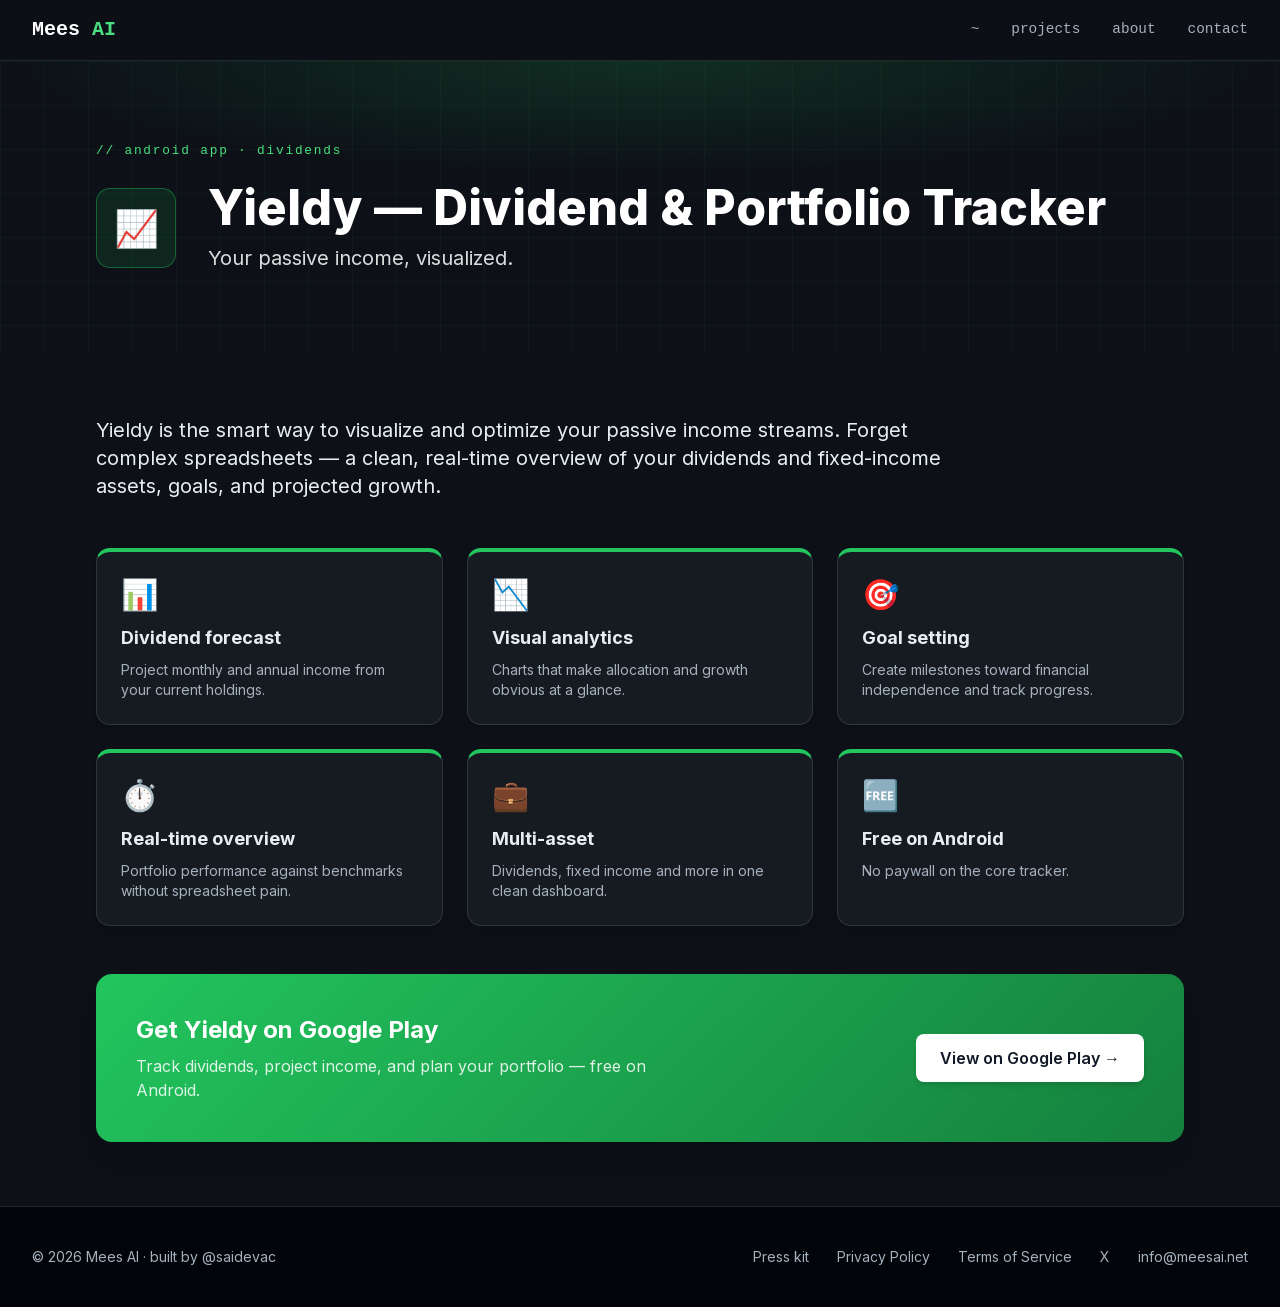
<file: yieldy/index.html>
<!doctype html>
<html lang="en">
<head>
    <meta charset="UTF-8">
    <meta name="viewport" content="width=device-width, initial-scale=1.0">
    <title>Yieldy — Dividend & Portfolio Tracker · Mees AI</title>
    <meta name="description" content="Free Android finance tracker: monitor dividend yields, manage investment portfolios, and project passive income with clean visualizations.">
    <link rel="canonical" href="https://meesai.net/yieldy/">
    <meta name="msvalidate.01" content="9FC1C46A44C1CF4EC492748291FD4F39" />

    <meta property="og:type" content="website">
    <meta property="og:site_name" content="Mees AI">
    <meta property="og:title" content="Yieldy — Dividend & Portfolio Tracker · Mees AI">
    <meta property="og:description" content="Free Android finance tracker: monitor dividend yields, manage investment portfolios, and project passive income with clean visualizations.">
    <meta property="og:url" content="https://meesai.net/yieldy/">
    <meta name="twitter:card" content="summary">
<meta name="twitter:site" content="@saidev40916204">
<meta name="twitter:creator" content="@saidev40916204">
    <meta name="twitter:title" content="Yieldy — Dividend & Portfolio Tracker · Mees AI">
    <meta name="twitter:description" content="Free Android finance tracker: monitor dividend yields, manage investment portfolios, and project passive income with clean visualizations.">
    <link rel="icon" type="image/svg+xml" href="/favicon.svg">
    <link rel="apple-touch-icon" href="/apple-touch-icon.png">
    <link rel="preload" href="/fonts/inter-latin.woff2" as="font" type="font/woff2" crossorigin>
    <style>
/* Self-hosted Inter variable font (latin + latin-ext) — replaces the Google
   Fonts request chain. font-display: swap keeps text visible during load. */
@font-face {
  font-family: 'Inter';
  font-style: normal;
  font-weight: 100 900;
  font-display: swap;
  src: url('/fonts/inter-latin-ext.woff2') format('woff2');
  unicode-range: U+0100-02BA, U+02BD-02C5, U+02C7-02CC, U+02CE-02D7, U+02DD-02FF, U+0304, U+0308, U+0329, U+1D00-1DBF, U+1E00-1E9F, U+1EF2-1EFF, U+2020, U+20A0-20AB, U+20AD-20C0, U+2113, U+2C60-2C7F, U+A720-A7FF;
}
@font-face {
  font-family: 'Inter';
  font-style: normal;
  font-weight: 100 900;
  font-display: swap;
  src: url('/fonts/inter-latin.woff2') format('woff2');
  unicode-range: U+0000-00FF, U+0131, U+0152-0153, U+02BB-02BC, U+02C6, U+02DA, U+02DC, U+0304, U+0308, U+0329, U+2000-206F, U+20AC, U+2122, U+2191, U+2193, U+2212, U+2215, U+FEFF, U+FFFD;
}

*,:after,:before{--tw-border-spacing-x:0;--tw-border-spacing-y:0;--tw-translate-x:0;--tw-translate-y:0;--tw-rotate:0;--tw-skew-x:0;--tw-skew-y:0;--tw-scale-x:1;--tw-scale-y:1;--tw-pan-x: ;--tw-pan-y: ;--tw-pinch-zoom: ;--tw-scroll-snap-strictness:proximity;--tw-gradient-from-position: ;--tw-gradient-via-position: ;--tw-gradient-to-position: ;--tw-ordinal: ;--tw-slashed-zero: ;--tw-numeric-figure: ;--tw-numeric-spacing: ;--tw-numeric-fraction: ;--tw-ring-inset: ;--tw-ring-offset-width:0px;--tw-ring-offset-color:#fff;--tw-ring-color:rgba(59,130,246,.5);--tw-ring-offset-shadow:0 0 #0000;--tw-ring-shadow:0 0 #0000;--tw-shadow:0 0 #0000;--tw-shadow-colored:0 0 #0000;--tw-blur: ;--tw-brightness: ;--tw-contrast: ;--tw-grayscale: ;--tw-hue-rotate: ;--tw-invert: ;--tw-saturate: ;--tw-sepia: ;--tw-drop-shadow: ;--tw-backdrop-blur: ;--tw-backdrop-brightness: ;--tw-backdrop-contrast: ;--tw-backdrop-grayscale: ;--tw-backdrop-hue-rotate: ;--tw-backdrop-invert: ;--tw-backdrop-opacity: ;--tw-backdrop-saturate: ;--tw-backdrop-sepia: ;--tw-contain-size: ;--tw-contain-layout: ;--tw-contain-paint: ;--tw-contain-style: }::backdrop{--tw-border-spacing-x:0;--tw-border-spacing-y:0;--tw-translate-x:0;--tw-translate-y:0;--tw-rotate:0;--tw-skew-x:0;--tw-skew-y:0;--tw-scale-x:1;--tw-scale-y:1;--tw-pan-x: ;--tw-pan-y: ;--tw-pinch-zoom: ;--tw-scroll-snap-strictness:proximity;--tw-gradient-from-position: ;--tw-gradient-via-position: ;--tw-gradient-to-position: ;--tw-ordinal: ;--tw-slashed-zero: ;--tw-numeric-figure: ;--tw-numeric-spacing: ;--tw-numeric-fraction: ;--tw-ring-inset: ;--tw-ring-offset-width:0px;--tw-ring-offset-color:#fff;--tw-ring-color:rgba(59,130,246,.5);--tw-ring-offset-shadow:0 0 #0000;--tw-ring-shadow:0 0 #0000;--tw-shadow:0 0 #0000;--tw-shadow-colored:0 0 #0000;--tw-blur: ;--tw-brightness: ;--tw-contrast: ;--tw-grayscale: ;--tw-hue-rotate: ;--tw-invert: ;--tw-saturate: ;--tw-sepia: ;--tw-drop-shadow: ;--tw-backdrop-blur: ;--tw-backdrop-brightness: ;--tw-backdrop-contrast: ;--tw-backdrop-grayscale: ;--tw-backdrop-hue-rotate: ;--tw-backdrop-invert: ;--tw-backdrop-opacity: ;--tw-backdrop-saturate: ;--tw-backdrop-sepia: ;--tw-contain-size: ;--tw-contain-layout: ;--tw-contain-paint: ;--tw-contain-style: }/*! tailwindcss v3.4.17 | MIT License | https://tailwindcss.com*/*,:after,:before{box-sizing:border-box;border:0 solid #e5e7eb}:after,:before{--tw-content:""}:host,html{line-height:1.5;-webkit-text-size-adjust:100%;-moz-tab-size:4;-o-tab-size:4;tab-size:4;font-family:ui-sans-serif,system-ui,sans-serif,Apple Color Emoji,Segoe UI Emoji,Segoe UI Symbol,Noto Color Emoji;font-feature-settings:normal;font-variation-settings:normal;-webkit-tap-highlight-color:transparent}body{margin:0;line-height:inherit}hr{height:0;color:inherit;border-top-width:1px}abbr:where([title]){-webkit-text-decoration:underline dotted;text-decoration:underline dotted}h1,h2,h3,h4,h5,h6{font-size:inherit;font-weight:inherit}a{color:inherit;text-decoration:inherit}b,strong{font-weight:bolder}code,kbd,pre,samp{font-family:ui-monospace,SFMono-Regular,Menlo,Monaco,Consolas,Liberation Mono,Courier New,monospace;font-feature-settings:normal;font-variation-settings:normal;font-size:1em}small{font-size:80%}sub,sup{font-size:75%;line-height:0;position:relative;vertical-align:baseline}sub{bottom:-.25em}sup{top:-.5em}table{text-indent:0;border-color:inherit;border-collapse:collapse}button,input,optgroup,select,textarea{font-family:inherit;font-feature-settings:inherit;font-variation-settings:inherit;font-size:100%;font-weight:inherit;line-height:inherit;letter-spacing:inherit;color:inherit;margin:0;padding:0}button,select{text-transform:none}button,input:where([type=button]),input:where([type=reset]),input:where([type=submit]){-webkit-appearance:button;background-color:transparent;background-image:none}:-moz-focusring{outline:auto}:-moz-ui-invalid{box-shadow:none}progress{vertical-align:baseline}::-webkit-inner-spin-button,::-webkit-outer-spin-button{height:auto}[type=search]{-webkit-appearance:textfield;outline-offset:-2px}::-webkit-search-decoration{-webkit-appearance:none}::-webkit-file-upload-button{-webkit-appearance:button;font:inherit}summary{display:list-item}blockquote,dd,dl,figure,h1,h2,h3,h4,h5,h6,hr,p,pre{margin:0}fieldset{margin:0}fieldset,legend{padding:0}menu,ol,ul{list-style:none;margin:0;padding:0}dialog{padding:0}textarea{resize:vertical}input::-moz-placeholder,textarea::-moz-placeholder{opacity:1;color:#9ca3af}input::placeholder,textarea::placeholder{opacity:1;color:#9ca3af}[role=button],button{cursor:pointer}:disabled{cursor:default}audio,canvas,embed,iframe,img,object,svg,video{display:block;vertical-align:middle}img,video{max-width:100%;height:auto}[hidden]:where(:not([hidden=until-found])){display:none}.fixed{position:fixed}.relative{position:relative}.sticky{position:sticky}.top-0{top:0}.z-50{z-index:50}.mx-auto{margin-left:auto;margin-right:auto}.mb-0{margin-bottom:0}.mb-10{margin-bottom:2.5rem}.mb-12{margin-bottom:3rem}.mb-16{margin-bottom:4rem}.mb-2{margin-bottom:.5rem}.mb-3{margin-bottom:.75rem}.mb-4{margin-bottom:1rem}.mb-5{margin-bottom:1.25rem}.mb-6{margin-bottom:1.5rem}.mb-8{margin-bottom:2rem}.mr-3{margin-right:.75rem}.mt-10{margin-top:2.5rem}.mt-14{margin-top:3.5rem}.mt-16{margin-top:4rem}.mt-2{margin-top:.5rem}.mt-4{margin-top:1rem}.mt-6{margin-top:1.5rem}.mt-8{margin-top:2rem}.mt-auto{margin-top:auto}.block{display:block}.inline-block{display:inline-block}.flex{display:flex}.grid{display:grid}.hidden{display:none}.aspect-video{aspect-ratio:16/9}.h-16{height:4rem}.h-6{height:1.5rem}.h-full{height:100%}.w-6{width:1.5rem}.w-full{width:100%}.max-w-2xl{max-width:42rem}.max-w-3xl{max-width:48rem}.max-w-4xl{max-width:56rem}.max-w-6xl{max-width:72rem}.max-w-7xl{max-width:80rem}.max-w-xl{max-width:36rem}.flex-1{flex:1 1 0%}.shrink-0{flex-shrink:0}.grow{flex-grow:1}.transform{transform:translate(var(--tw-translate-x),var(--tw-translate-y)) rotate(var(--tw-rotate)) skewX(var(--tw-skew-x)) skewY(var(--tw-skew-y)) scaleX(var(--tw-scale-x)) scaleY(var(--tw-scale-y))}.grid-cols-1{grid-template-columns:repeat(1,minmax(0,1fr))}.flex-col{flex-direction:column}.flex-wrap{flex-wrap:wrap}.items-start{align-items:flex-start}.items-center{align-items:center}.justify-center{justify-content:center}.justify-between{justify-content:space-between}.gap-10{gap:2.5rem}.gap-2{gap:.5rem}.gap-3{gap:.75rem}.gap-6{gap:1.5rem}.gap-8{gap:2rem}.space-x-4>:not([hidden])~:not([hidden]){--tw-space-x-reverse:0;margin-right:calc(1rem*var(--tw-space-x-reverse));margin-left:calc(1rem*(1 - var(--tw-space-x-reverse)))}.space-x-6>:not([hidden])~:not([hidden]){--tw-space-x-reverse:0;margin-right:calc(1.5rem*var(--tw-space-x-reverse));margin-left:calc(1.5rem*(1 - var(--tw-space-x-reverse)))}.space-x-8>:not([hidden])~:not([hidden]){--tw-space-x-reverse:0;margin-right:calc(2rem*var(--tw-space-x-reverse));margin-left:calc(2rem*(1 - var(--tw-space-x-reverse)))}.space-y-4>:not([hidden])~:not([hidden]){--tw-space-y-reverse:0;margin-top:calc(1rem*(1 - var(--tw-space-y-reverse)));margin-bottom:calc(1rem*var(--tw-space-y-reverse))}.self-start{align-self:flex-start}.overflow-hidden{overflow:hidden}.rounded{border-radius:.25rem}.rounded-2xl{border-radius:1rem}.rounded-full{border-radius:9999px}.rounded-lg{border-radius:.5rem}.rounded-md{border-radius:.375rem}.rounded-xl{border-radius:.75rem}.border{border-width:1px}.border-2{border-width:2px}.border-b{border-bottom-width:1px}.border-b-2{border-bottom-width:2px}.border-t-4{border-top-width:4px}.border-t-8{border-top-width:8px}.border-gray-100{--tw-border-opacity:1;border-color:rgb(243 244 246/var(--tw-border-opacity,1))}.border-gray-300{--tw-border-opacity:1;border-color:rgb(209 213 219/var(--tw-border-opacity,1))}.border-gray-400{--tw-border-opacity:1;border-color:rgb(156 163 175/var(--tw-border-opacity,1))}.border-purple-100{--tw-border-opacity:1;border-color:rgb(243 232 255/var(--tw-border-opacity,1))}.border-purple-200{--tw-border-opacity:1;border-color:rgb(233 213 255/var(--tw-border-opacity,1))}.border-purple-300{--tw-border-opacity:1;border-color:rgb(216 180 254/var(--tw-border-opacity,1))}.border-purple-500{--tw-border-opacity:1;border-color:rgb(168 85 247/var(--tw-border-opacity,1))}.border-transparent{border-color:transparent}.border-yellow-500{--tw-border-opacity:1;border-color:rgb(234 179 8/var(--tw-border-opacity,1))}.bg-\[\#f0f4f8\]{--tw-bg-opacity:1;background-color:rgb(240 244 248/var(--tw-bg-opacity,1))}.bg-blue-100{--tw-bg-opacity:1;background-color:rgb(219 234 254/var(--tw-bg-opacity,1))}.bg-gray-100{--tw-bg-opacity:1;background-color:rgb(243 244 246/var(--tw-bg-opacity,1))}.bg-green-100{--tw-bg-opacity:1;background-color:rgb(220 252 231/var(--tw-bg-opacity,1))}.bg-purple-100{--tw-bg-opacity:1;background-color:rgb(243 232 255/var(--tw-bg-opacity,1))}.bg-purple-50{--tw-bg-opacity:1;background-color:rgb(250 245 255/var(--tw-bg-opacity,1))}.bg-purple-600{--tw-bg-opacity:1;background-color:rgb(147 51 234/var(--tw-bg-opacity,1))}.bg-red-100{--tw-bg-opacity:1;background-color:rgb(254 226 226/var(--tw-bg-opacity,1))}.bg-white{--tw-bg-opacity:1;background-color:rgb(255 255 255/var(--tw-bg-opacity,1))}.bg-white\/20{background-color:hsla(0,0%,100%,.2)}.bg-yellow-100{--tw-bg-opacity:1;background-color:rgb(254 249 195/var(--tw-bg-opacity,1))}.p-10{padding:2.5rem}.p-3{padding:.75rem}.p-6{padding:1.5rem}.p-8{padding:2rem}.px-1\.5{padding-left:.375rem;padding-right:.375rem}.px-3{padding-left:.75rem;padding-right:.75rem}.px-4{padding-left:1rem;padding-right:1rem}.px-6{padding-left:1.5rem;padding-right:1.5rem}.px-8{padding-left:2rem;padding-right:2rem}.py-0\.5{padding-top:.125rem;padding-bottom:.125rem}.py-1{padding-top:.25rem;padding-bottom:.25rem}.py-1\.5{padding-top:.375rem;padding-bottom:.375rem}.py-10{padding-top:2.5rem;padding-bottom:2.5rem}.py-12{padding-top:3rem;padding-bottom:3rem}.py-16{padding-top:4rem;padding-bottom:4rem}.py-20{padding-top:5rem;padding-bottom:5rem}.py-24{padding-top:6rem;padding-bottom:6rem}.py-3{padding-top:.75rem;padding-bottom:.75rem}.py-4{padding-top:1rem;padding-bottom:1rem}.pb-1{padding-bottom:.25rem}.pb-32{padding-bottom:8rem}.pt-24{padding-top:6rem}.pt-4{padding-top:1rem}.text-center{text-align:center}.text-2xl{font-size:1.5rem;line-height:2rem}.text-3xl{font-size:1.875rem;line-height:2.25rem}.text-4xl{font-size:2.25rem;line-height:2.5rem}.text-5xl{font-size:3rem;line-height:1}.text-base{font-size:1rem;line-height:1.5rem}.text-lg{font-size:1.125rem;line-height:1.75rem}.text-sm{font-size:.875rem;line-height:1.25rem}.text-xl{font-size:1.25rem;line-height:1.75rem}.text-xs{font-size:.75rem;line-height:1rem}.font-bold{font-weight:700}.font-extrabold{font-weight:800}.font-medium{font-weight:500}.font-semibold{font-weight:600}.uppercase{text-transform:uppercase}.leading-tight{line-height:1.25}.tracking-tight{letter-spacing:-.025em}.tracking-wide{letter-spacing:.025em}.tracking-widest{letter-spacing:.1em}.text-gray-300{--tw-text-opacity:1;color:rgb(209 213 219/var(--tw-text-opacity,1))}.text-gray-500{--tw-text-opacity:1;color:rgb(107 114 128/var(--tw-text-opacity,1))}.dim{--tw-text-opacity:1;color:rgb(75 85 99/var(--tw-text-opacity,1))}.txt{--tw-text-opacity:1;color:rgb(55 65 81/var(--tw-text-opacity,1))}.txt{--tw-text-opacity:1;color:rgb(31 41 55/var(--tw-text-opacity,1))}.text-gray-900{--tw-text-opacity:1;color:rgb(17 24 39/var(--tw-text-opacity,1))}.text-green-500{--tw-text-opacity:1;color:rgb(34 197 94/var(--tw-text-opacity,1))}.text-green-600{--tw-text-opacity:1;color:rgb(22 163 74/var(--tw-text-opacity,1))}.text-purple-100{--tw-text-opacity:1;color:rgb(243 232 255/var(--tw-text-opacity,1))}.text-purple-600{--tw-text-opacity:1;color:rgb(147 51 234/var(--tw-text-opacity,1))}.text-purple-700{--tw-text-opacity:1;color:rgb(126 34 206/var(--tw-text-opacity,1))}.text-red-500{--tw-text-opacity:1;color:rgb(239 68 68/var(--tw-text-opacity,1))}.text-red-600{--tw-text-opacity:1;color:rgb(220 38 38/var(--tw-text-opacity,1))}.text-white{--tw-text-opacity:1;color:rgb(255 255 255/var(--tw-text-opacity,1))}.text-white\/85{color:hsla(0,0%,100%,.85)}.text-yellow-500{--tw-text-opacity:1;color:rgb(234 179 8/var(--tw-text-opacity,1))}.text-yellow-600{--tw-text-opacity:1;color:rgb(202 138 4/var(--tw-text-opacity,1))}.shadow{--tw-shadow:0 1px 3px 0 rgba(0,0,0,.1),0 1px 2px -1px rgba(0,0,0,.1);--tw-shadow-colored:0 1px 3px 0 var(--tw-shadow-color),0 1px 2px -1px var(--tw-shadow-color)}.shadow,.shadow-2xl{box-shadow:var(--tw-ring-offset-shadow,0 0 #0000),var(--tw-ring-shadow,0 0 #0000),var(--tw-shadow)}.shadow-2xl{--tw-shadow:0 25px 50px -12px rgba(0,0,0,.25);--tw-shadow-colored:0 25px 50px -12px var(--tw-shadow-color)}.shadow-lg{--tw-shadow:0 10px 15px -3px rgba(0,0,0,.1),0 4px 6px -4px rgba(0,0,0,.1);--tw-shadow-colored:0 10px 15px -3px var(--tw-shadow-color),0 4px 6px -4px var(--tw-shadow-color)}.shadow-lg,.shadow-md{box-shadow:var(--tw-ring-offset-shadow,0 0 #0000),var(--tw-ring-shadow,0 0 #0000),var(--tw-shadow)}.shadow-md{--tw-shadow:0 4px 6px -1px rgba(0,0,0,.1),0 2px 4px -2px rgba(0,0,0,.1);--tw-shadow-colored:0 4px 6px -1px var(--tw-shadow-color),0 2px 4px -2px var(--tw-shadow-color)}.shadow-xl{--tw-shadow:0 20px 25px -5px rgba(0,0,0,.1),0 8px 10px -6px rgba(0,0,0,.1);--tw-shadow-colored:0 20px 25px -5px var(--tw-shadow-color),0 8px 10px -6px var(--tw-shadow-color);box-shadow:var(--tw-ring-offset-shadow,0 0 #0000),var(--tw-ring-shadow,0 0 #0000),var(--tw-shadow)}.ring{--tw-ring-offset-shadow:var(--tw-ring-inset) 0 0 0 var(--tw-ring-offset-width) var(--tw-ring-offset-color);--tw-ring-shadow:var(--tw-ring-inset) 0 0 0 calc(3px + var(--tw-ring-offset-width)) var(--tw-ring-color);box-shadow:var(--tw-ring-offset-shadow),var(--tw-ring-shadow),var(--tw-shadow,0 0 #0000)}.filter{filter:var(--tw-blur) var(--tw-brightness) var(--tw-contrast) var(--tw-grayscale) var(--tw-hue-rotate) var(--tw-invert) var(--tw-saturate) var(--tw-sepia) var(--tw-drop-shadow)}.transition{transition-property:color,background-color,border-color,text-decoration-color,fill,stroke,opacity,box-shadow,transform,filter,-webkit-backdrop-filter;transition-property:color,background-color,border-color,text-decoration-color,fill,stroke,opacity,box-shadow,transform,filter,backdrop-filter;transition-property:color,background-color,border-color,text-decoration-color,fill,stroke,opacity,box-shadow,transform,filter,backdrop-filter,-webkit-backdrop-filter;transition-timing-function:cubic-bezier(.4,0,.2,1);transition-duration:.15s}.transition-transform{transition-property:transform;transition-timing-function:cubic-bezier(.4,0,.2,1)}.duration-150,.transition-transform{transition-duration:.15s}.duration-300{transition-duration:.3s}.ease-in-out{transition-timing-function:cubic-bezier(.4,0,.2,1)}.hover\:scale-105:hover{--tw-scale-x:1.05;--tw-scale-y:1.05}.hover\:scale-105:hover,.hover\:scale-\[1\.01\]:hover{transform:translate(var(--tw-translate-x),var(--tw-translate-y)) rotate(var(--tw-rotate)) skewX(var(--tw-skew-x)) skewY(var(--tw-skew-y)) scaleX(var(--tw-scale-x)) scaleY(var(--tw-scale-y))}.hover\:scale-\[1\.01\]:hover{--tw-scale-x:1.01;--tw-scale-y:1.01}.hover\:border-gray-700:hover{--tw-border-opacity:1;border-color:rgb(55 65 81/var(--tw-border-opacity,1))}.hover\:bg-gray-100:hover{--tw-bg-opacity:1;background-color:rgb(243 244 246/var(--tw-bg-opacity,1))}.hover\:bg-gray-700:hover{--tw-bg-opacity:1;background-color:rgb(55 65 81/var(--tw-bg-opacity,1))}.hover\:bg-purple-50:hover{--tw-bg-opacity:1;background-color:rgb(250 245 255/var(--tw-bg-opacity,1))}.hover\:bg-purple-700:hover{--tw-bg-opacity:1;background-color:rgb(126 34 206/var(--tw-bg-opacity,1))}.hover\:bg-white\/10:hover{background-color:hsla(0,0%,100%,.1)}.hover\:text-yellow-600:hover{--tw-text-opacity:1;color:rgb(202 138 4/var(--tw-text-opacity,1))}.hover\:text-yellow-700:hover{--tw-text-opacity:1;color:rgb(161 98 7/var(--tw-text-opacity,1))}.hover\:shadow-2xl:hover{--tw-shadow:0 25px 50px -12px rgba(0,0,0,.25);--tw-shadow-colored:0 25px 50px -12px var(--tw-shadow-color)}.hover\:shadow-2xl:hover,.hover\:shadow-xl:hover{box-shadow:var(--tw-ring-offset-shadow,0 0 #0000),var(--tw-ring-shadow,0 0 #0000),var(--tw-shadow)}.hover\:shadow-xl:hover{--tw-shadow:0 20px 25px -5px rgba(0,0,0,.1),0 8px 10px -6px rgba(0,0,0,.1);--tw-shadow-colored:0 20px 25px -5px var(--tw-shadow-color),0 8px 10px -6px var(--tw-shadow-color)}.focus\:ring-4:focus{--tw-ring-offset-shadow:var(--tw-ring-inset) 0 0 0 var(--tw-ring-offset-width) var(--tw-ring-offset-color);--tw-ring-shadow:var(--tw-ring-inset) 0 0 0 calc(4px + var(--tw-ring-offset-width)) var(--tw-ring-color);box-shadow:var(--tw-ring-offset-shadow),var(--tw-ring-shadow),var(--tw-shadow,0 0 #0000)}@media (min-width:640px){.sm\:grid-cols-2{grid-template-columns:repeat(2,minmax(0,1fr))}.sm\:grid-cols-3{grid-template-columns:repeat(3,minmax(0,1fr))}.sm\:flex-row{flex-direction:row}.sm\:p-10{padding:2.5rem}.sm\:px-6{padding-left:1.5rem;padding-right:1.5rem}.sm\:text-5xl{font-size:3rem;line-height:1}.sm\:text-6xl{font-size:3.75rem;line-height:1}}@media (min-width:768px){.md\:mb-0{margin-bottom:0}.md\:flex{display:flex}.md\:hidden{display:none}.md\:grid-cols-2{grid-template-columns:repeat(2,minmax(0,1fr))}.md\:flex-row{flex-direction:row}.md\:items-center{align-items:center}.md\:justify-between{justify-content:space-between}}@media (min-width:1024px){.lg\:grid-cols-3{grid-template-columns:repeat(3,minmax(0,1fr))}.lg\:px-8{padding-left:2rem;padding-right:2rem}.lg\:text-7xl{font-size:4.5rem;line-height:1}}
    </style>
    <style>
        /* Dark dev-theme (same design system as the homepage) */
        :root {
            --ink: #0d1117; --panel: #161b22; --panel2: #0e1318;
            --line: #21262d; --line2: #30363d;
            --txt: #e6edf3; --dim: #a5b1bd;
            --acc: #4ade80; --acc-btn-h: #16a34a;
            --mono: ui-monospace, SFMono-Regular, Menlo, Consolas, 'Liberation Mono', monospace;
        }
        html { color-scheme: dark; }
        body { font-family: 'Inter', sans-serif; background: var(--ink); color: var(--txt); scroll-behavior: smooth; }
        code { font-family: var(--mono); font-size: .92em; }
        .mono { font-family: var(--mono); }
        .txt { color: var(--txt); }
        .dim { color: var(--dim); }
        .kicker { font-family: var(--mono); font-size: .8rem; letter-spacing: .14em; color: var(--acc); }
        .alt-sec { background: var(--panel2); }
        .edge { border-color: var(--line) !important; }
        .edge-top-g { border-top: 4px solid #22c55e !important; }
        .site-foot { border-top: 1px solid var(--line); }
        .dk-card { background: var(--panel); border: 1px solid var(--line2); border-radius: 14px; transition: border-color .25s, box-shadow .25s, transform .25s; }
        .dk-card:hover { border-color: #22c55e88; }
        .bg-primary { background-color: #010409; }
        .text-accent { color: var(--acc); }
        .hover\:text-accent:hover { color: var(--acc); }
        .hover\:bg-accent-dark:hover { background-color: var(--acc-btn-h); }
        .nav-d { background: rgba(13,17,23,.78); backdrop-filter: blur(12px); -webkit-backdrop-filter: blur(12px); border-bottom: 1px solid var(--line); }
        .app-icon-circle { width:56px;height:56px;display:flex;align-items:center;justify-content:center;border-radius:14px;background:rgba(34,197,94,.12);border:1px solid rgba(34,197,94,.4); }
        .hero-x {
            background-color: var(--ink);
            background-image:
                linear-gradient(rgba(34,197,94,.05) 1px, transparent 1px),
                linear-gradient(90deg, rgba(34,197,94,.05) 1px, transparent 1px),
                radial-gradient(70% 55% at 50% 0%, rgba(34,197,94,.16), transparent 70%);
            background-size: 44px 44px, 44px 44px, 100% 100%;
        }
    </style>
    <script type="application/ld+json">
    {"@context":"https://schema.org","@type":"SoftwareApplication","name":"Yieldy","operatingSystem":"Android","applicationCategory":"UtilitiesApplication","offers":{"@type":"Offer","price":"0","priceCurrency":"USD"},"url":"https://meesai.net/yieldy/","author":{"@type":"Organization","name":"Mees AI","url":"https://meesai.net"}}
    </script>
    <script async src="https://www.googletagmanager.com/gtag/js?id=G-8XHPLPHL14"></script>
<script>
  window.dataLayer = window.dataLayer || [];
  function gtag(){dataLayer.push(arguments);}
  gtag('js', new Date());
  gtag('config', 'G-8XHPLPHL14');
</script>
</head>
<body>
    <header class="sticky top-0 z-50 nav-d">
        <nav class="max-w-7xl mx-auto px-4 sm:px-6 lg:px-8 py-4 flex justify-between items-center">
            <a href="/" class="mono text-xl font-bold text-white">Mees <span class="text-accent">AI</span></a>
            <div class="hidden md:flex space-x-8 font-medium mono" style="font-size:.9rem">
                <a href="/" class="dim hover:text-accent transition duration-300" aria-label="Home">~</a>
                <a href="/#apps" class="dim hover:text-accent transition duration-300">projects</a>
                <a href="/#about" class="dim hover:text-accent transition duration-300">about</a>
                <a href="/#contact" class="dim hover:text-accent transition duration-300">contact</a>
            </div>
            <a href="/#contact" class="md:hidden text-accent font-semibold">contact</a>
        </nav>
    </header>
    <main>
        <section class="text-white py-20 hero-x">
            <div class="max-w-6xl mx-auto px-4 sm:px-6 lg:px-8">
                <p class="kicker mb-6">// android app · dividends</p>
                <div class="flex flex-col sm:flex-row items-center gap-8">
                <div class="app-icon-circle shrink-0" style="width:80px;height:80px"><span class="text-4xl">📈</span></div>
                <div>
                    <h1 class="text-4xl sm:text-5xl font-extrabold mb-3">Yieldy — Dividend & Portfolio Tracker</h1>
                    <p class="text-xl text-white/85 max-w-2xl">Your passive income, visualized.</p>
                </div>
                </div>
            </div>
        </section>
        <section class="py-16">
            <div class="max-w-6xl mx-auto px-4 sm:px-6 lg:px-8">
                <p class="text-xl txt max-w-4xl mb-12">Yieldy is the smart way to visualize and optimize your passive income streams. Forget complex spreadsheets — a clean, real-time overview of your dividends and fixed-income assets, goals, and projected growth.</p>
                <div class="grid sm:grid-cols-2 lg:grid-cols-3 gap-6 mb-12">
                    <div class="dk-card rounded-xl p-6 shadow-md edge-top-g">
                        <div class="text-3xl mb-3">📊</div>
                        <h2 class="font-bold text-lg mb-2">Dividend forecast</h2>
                        <p class="dim text-sm">Project monthly and annual income from your current holdings.</p>
                    </div>
                    <div class="dk-card rounded-xl p-6 shadow-md edge-top-g">
                        <div class="text-3xl mb-3">📉</div>
                        <h2 class="font-bold text-lg mb-2">Visual analytics</h2>
                        <p class="dim text-sm">Charts that make allocation and growth obvious at a glance.</p>
                    </div>
                    <div class="dk-card rounded-xl p-6 shadow-md edge-top-g">
                        <div class="text-3xl mb-3">🎯</div>
                        <h2 class="font-bold text-lg mb-2">Goal setting</h2>
                        <p class="dim text-sm">Create milestones toward financial independence and track progress.</p>
                    </div>
                    <div class="dk-card rounded-xl p-6 shadow-md edge-top-g">
                        <div class="text-3xl mb-3">⏱️</div>
                        <h2 class="font-bold text-lg mb-2">Real-time overview</h2>
                        <p class="dim text-sm">Portfolio performance against benchmarks without spreadsheet pain.</p>
                    </div>
                    <div class="dk-card rounded-xl p-6 shadow-md edge-top-g">
                        <div class="text-3xl mb-3">💼</div>
                        <h2 class="font-bold text-lg mb-2">Multi-asset</h2>
                        <p class="dim text-sm">Dividends, fixed income and more in one clean dashboard.</p>
                    </div>
                    <div class="dk-card rounded-xl p-6 shadow-md edge-top-g">
                        <div class="text-3xl mb-3">🆓</div>
                        <h2 class="font-bold text-lg mb-2">Free on Android</h2>
                        <p class="dim text-sm">No paywall on the core tracker.</p>
                    </div>
                </div>
                <div class="rounded-2xl shadow-xl p-8 sm:p-10 text-white flex flex-col md:flex-row md:items-center md:justify-between gap-6" style="background:linear-gradient(135deg,#22c55e 0%,#15803d 100%)">
                    <div>
                        <h2 class="text-2xl font-bold mb-2">Get Yieldy on Google Play</h2>
                        <p class="text-white/85 max-w-xl">Track dividends, project income, and plan your portfolio — free on Android.</p>
                    </div>
                    <a href="https://play.google.com/store/apps/developer?id=meesai" target="_blank" rel="noopener noreferrer" class="shrink-0 px-6 py-3 bg-white text-gray-900 rounded-lg font-semibold hover:bg-gray-100 transition duration-300 shadow-md">View on Google Play &rarr;</a>
                </div>
            </div>
        </section>

    </main>
    <footer class="bg-primary site-foot text-white py-10">
        <div class="max-w-7xl mx-auto px-4 sm:px-6 lg:px-8 flex flex-col md:flex-row justify-between items-center text-sm">
            <p class="mb-4 md:mb-0 dim">&copy; 2026 Mees AI · built by <a href="https://github.com/saidevac" target="_blank" rel="noopener noreferrer" class="hover:text-accent transition duration-300">@saidevac</a></p>
            <div class="space-x-6">
                <a href="/yieldy/press/" class="dim hover:text-accent transition duration-300">Press kit</a>
                <a href="/#about" class="dim hover:text-accent transition duration-300">Privacy Policy</a>
                <a href="/#contact" class="dim hover:text-accent transition duration-300">Terms of Service</a>
                <a href="https://x.com/saidev40916204" target="_blank" rel="noopener noreferrer" class="dim hover:text-accent transition duration-300">X</a>
                <a href="mailto:info@meesai.net" class="dim hover:text-accent transition duration-300">info@meesai.net</a>
            </div>
        </div>
    </footer>
<!-- Cloudflare Web Analytics --><script type='module' src='https://static.cloudflareinsights.com/beacon.min.js' data-cf-beacon='{"token": "d5c39f9ad3df4b03b72918744f0e0b60"}'></script><!-- End Cloudflare Web Analytics -->
</body>
</html>
</file>
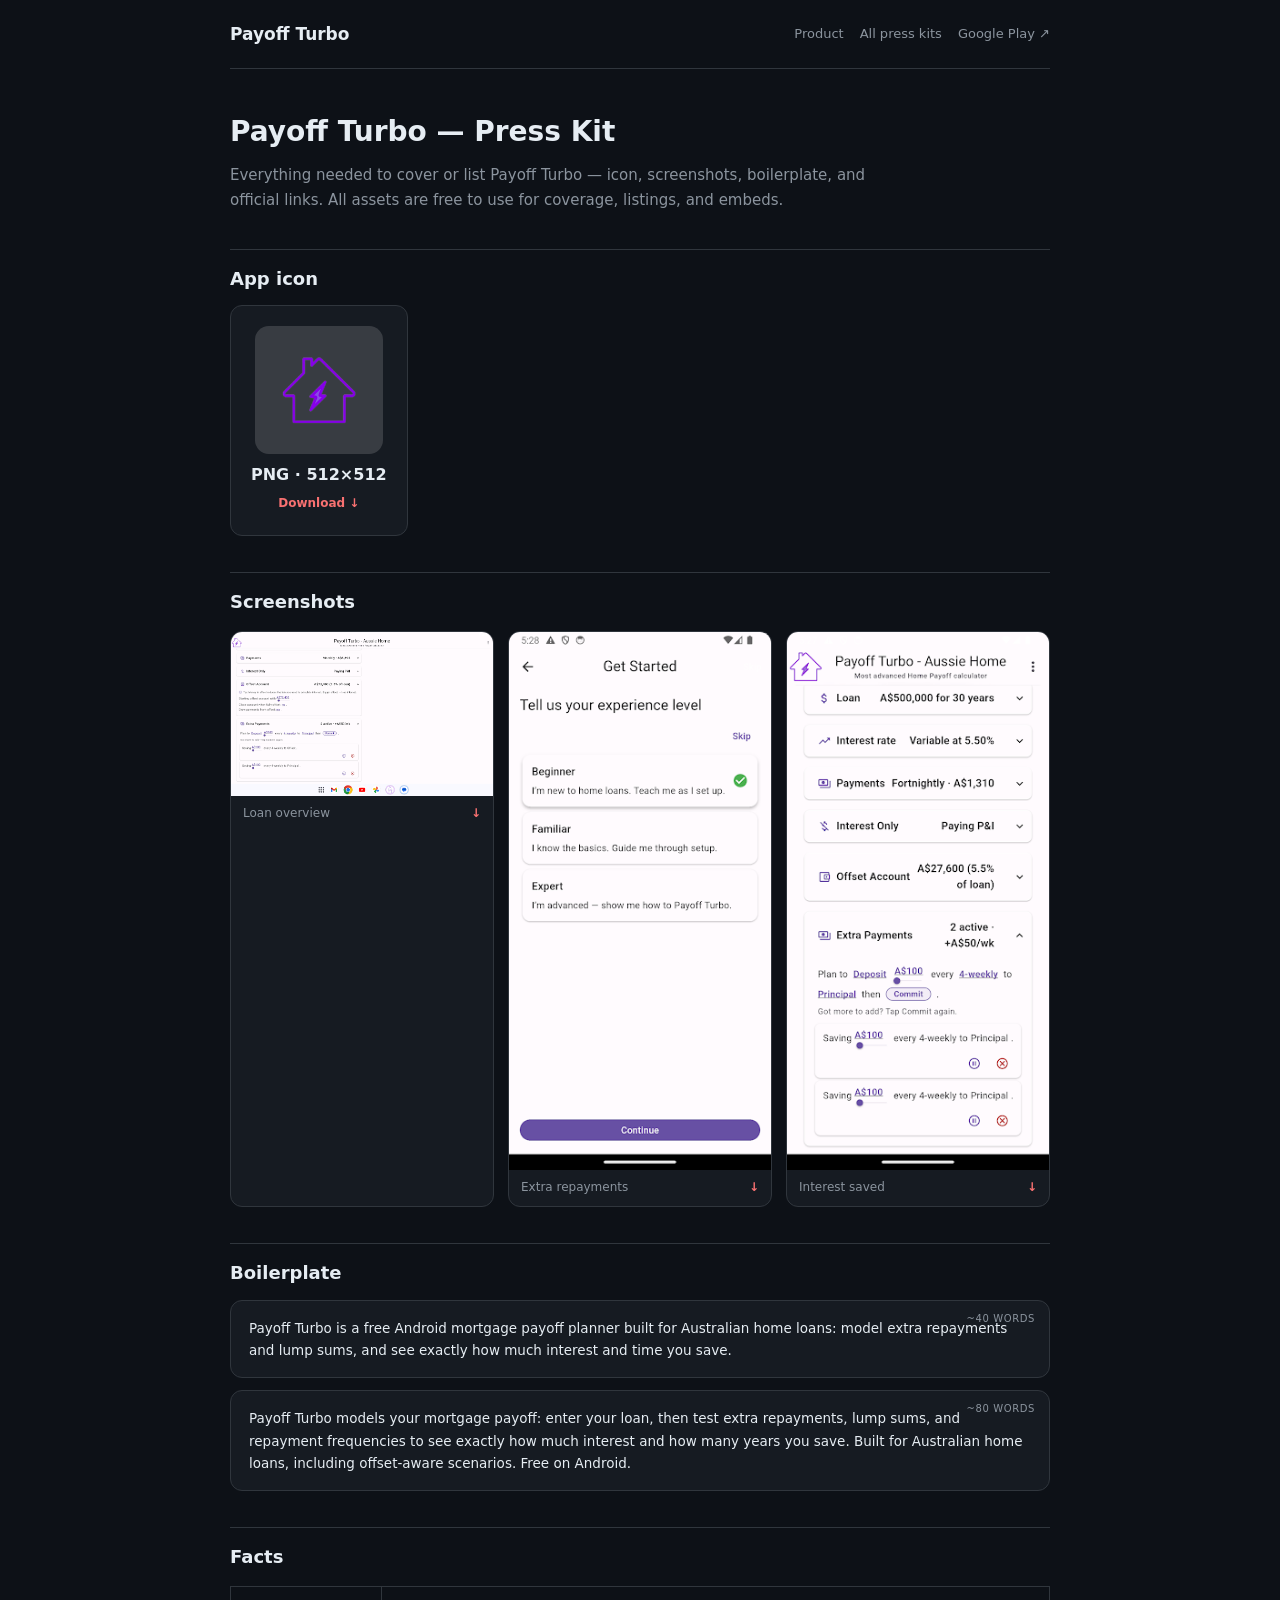
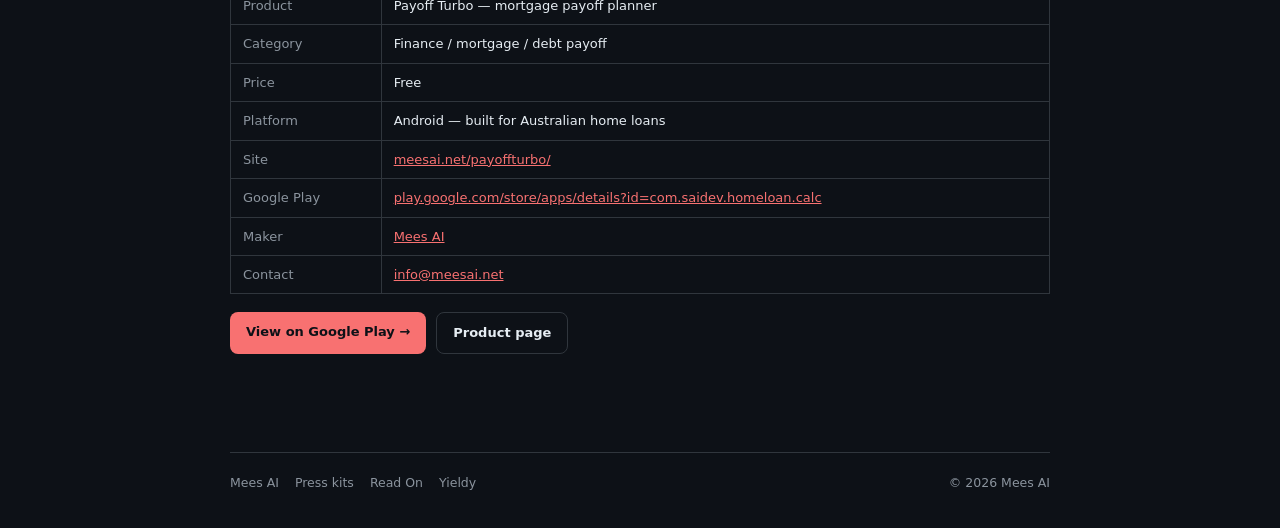
<file: payoffturbo/press/index.html>
<!DOCTYPE html>
<html lang="en">
<head>
<meta charset="UTF-8">
<meta name="viewport" content="width=device-width, initial-scale=1.0">
<title>Payoff Turbo — Press Kit · Mees AI</title>
<link rel="icon" type="image/svg+xml" href="/favicon.svg">
<link rel="apple-touch-icon" href="/apple-touch-icon.png">
<meta name="description" content="Payoff Turbo press kit: app icon, screenshots, boilerplate copy, and links for the free Android mortgage payoff planner for Australian home loans.">
<meta property="og:type" content="website">
<meta property="og:site_name" content="Mees AI">
<meta property="og:title" content="Payoff Turbo — Press Kit · Mees AI">
<meta property="og:description" content="Payoff Turbo press kit: app icon, screenshots, boilerplate copy, and links for the free Android mortgage payoff planner for Australian home loans.">
<meta property="og:url" content="https://meesai.net/payoffturbo/press/">
<meta property="og:image" content="https://meesai.net/payoffturbo/press/icon-512.png">
<meta name="twitter:card" content="summary">
<meta name="twitter:site" content="@saidev40916204">
<meta name="twitter:creator" content="@saidev40916204">
<link rel="canonical" href="https://meesai.net/payoffturbo/press/">
<style>
  *{box-sizing:border-box;margin:0}
  body{color-scheme:dark;font-family:ui-sans-serif,system-ui,-apple-system,'Segoe UI',Roboto,sans-serif;background:#0d1117;color:#e6edf3;line-height:1.65}
  a{color:#f87171}
  .wrap{max-width:860px;margin:0 auto;padding:0 20px}
  header{padding:20px 0;border-bottom:1px solid #30363d;display:flex;align-items:center;gap:14px}
  header .brand{font-weight:700;font-size:17px;color:#e6edf3;text-decoration:none}
  header nav{margin-left:auto;display:flex;gap:16px;font-size:13px}
  header nav a{color:#8b949e;text-decoration:none}
  header nav a:hover{color:#f87171}
  main{padding:40px 0 80px}
  h1{font-size:28px;color:#e6edf3;margin-bottom:8px}
  .lede{color:#8b949e;font-size:15px;max-width:640px}
  h2{font-size:18px;color:#e6edf3;margin:36px 0 12px;padding-top:14px;border-top:1px solid #30363d}
  .grid{display:grid;grid-template-columns:repeat(auto-fit,minmax(240px,1fr));gap:14px;margin:14px 0}
  .shot{background:#161b22;border:1px solid #30363d;border-radius:12px;overflow:hidden}
  .shot img{width:100%;display:block}
  .shot .cap{padding:8px 12px;font-size:12px;color:#8b949e;display:flex;justify-content:space-between;align-items:center}
  .shot .cap a{color:#f87171;text-decoration:none;font-weight:600}
  .iconbox{background:#161b22;border:1px solid #30363d;border-radius:12px;padding:20px;text-align:center;display:inline-block}
  .iconbox img{display:block;margin:0 auto 8px;border-radius:14px}
  .iconbox a{color:#f87171;text-decoration:none;font-size:12px;font-weight:600}
  .boil{background:#161b22;border:1px solid #30363d;border-radius:12px;padding:16px 18px;margin:12px 0;font-size:13.5px;position:relative}
  .boil .tag{position:absolute;top:10px;right:14px;font-size:10px;letter-spacing:.6px;text-transform:uppercase;color:#8b949e}
  table{border-collapse:collapse;width:100%;margin:14px 0;font-size:13px}
  th,td{border:1px solid #30363d;padding:8px 12px;text-align:left;vertical-align:top}
  th{background:#21262d;color:#e6edf3}
  td:first-child{color:#8b949e;white-space:nowrap}
  .btnrow{display:flex;gap:10px;margin:18px 0;flex-wrap:wrap}
  .btnrow a{background:#f87171;color:#0d1117;text-decoration:none;padding:9px 16px;border-radius:8px;font-weight:600;font-size:13px}
  .btnrow a.ghost{background:none;border:1px solid #30363d;color:#e6edf3}
  footer{border-top:1px solid #30363d;padding:20px 0 34px;font-size:12.5px;color:#8b949e;display:flex;gap:16px;flex-wrap:wrap}
  footer a{color:#8b949e;text-decoration:none}
  footer a:hover{color:#f87171}
  footer .spacer{flex:1}
</style>
</head>
<body>
<div class="wrap">
<header>
  <a class="brand" href="/payoffturbo/">Payoff Turbo</a>
  <nav>
    <a href="/payoffturbo/">Product</a>
    <a href="/press/">All press kits</a>
    <a href="https://play.google.com/store/apps/details?id=com.saidev.homeloan.calc" target="_blank" rel="noopener">Google Play ↗</a>
  </nav>
</header>
<main>
<h1>Payoff Turbo — Press Kit</h1>
<p class="lede">Everything needed to cover or list Payoff Turbo — icon, screenshots, boilerplate, and official links. All assets are free to use for coverage, listings, and embeds.</p>

<h2>App icon</h2>
<div class="iconbox">
  <img src="/payoffturbo/press/icon-512.png" width="128" height="128" alt="Payoff Turbo app icon">
  <b>PNG · 512×512</b><br><a href="/payoffturbo/press/icon-512.png" download>Download ↓</a>
</div>

<h2>Screenshots</h2>
<div class="grid">
  <div class="shot"><img src="/payoffturbo/press/shot-1.png" alt="Payoff Turbo — loan overview" loading="lazy"><div class="cap">Loan overview <a href="/payoffturbo/press/shot-1.png" download>↓</a></div></div>
  <div class="shot"><img src="/payoffturbo/press/shot-2.png" alt="Payoff Turbo — extra repayment modelling" loading="lazy"><div class="cap">Extra repayments <a href="/payoffturbo/press/shot-2.png" download>↓</a></div></div>
  <div class="shot"><img src="/payoffturbo/press/shot-3.png" alt="Payoff Turbo — interest saved" loading="lazy"><div class="cap">Interest saved <a href="/payoffturbo/press/shot-3.png" download>↓</a></div></div>
</div>

<h2>Boilerplate</h2>
<div class="boil"><span class="tag">~40 words</span>
Payoff Turbo is a free Android mortgage payoff planner built for Australian home loans: model extra repayments and lump sums, and see exactly how much interest and time you save.
</div>
<div class="boil"><span class="tag">~80 words</span>
Payoff Turbo models your mortgage payoff: enter your loan, then test extra repayments, lump sums, and repayment frequencies to see exactly how much interest and how many years you save. Built for Australian home loans, including offset-aware scenarios. Free on Android.
</div>

<h2>Facts</h2>
<table>
<tr><td>Product</td><td>Payoff Turbo — mortgage payoff planner</td></tr>
<tr><td>Category</td><td>Finance / mortgage / debt payoff</td></tr>
<tr><td>Price</td><td>Free</td></tr>
<tr><td>Platform</td><td>Android — built for Australian home loans</td></tr>
<tr><td>Site</td><td><a href="/payoffturbo/">meesai.net/payoffturbo/</a></td></tr>
<tr><td>Google Play</td><td><a href="https://play.google.com/store/apps/details?id=com.saidev.homeloan.calc" target="_blank" rel="noopener">play.google.com/store/apps/details?id=com.saidev.homeloan.calc</a></td></tr>
<tr><td>Maker</td><td><a href="/">Mees AI</a></td></tr>
<tr><td>Contact</td><td><a href="mailto:info@meesai.net">info@meesai.net</a></td></tr>
</table>

<div class="btnrow">
  <a href="https://play.google.com/store/apps/details?id=com.saidev.homeloan.calc" target="_blank" rel="noopener">View on Google Play →</a>
  <a class="ghost" href="/payoffturbo/">Product page</a>
</div>
</main>
<footer>
  <a href="/">Mees AI</a>
  <a href="/press/">Press kits</a>
  <a href="/readon/press/">Read On</a>
  <a href="/yieldy/press/">Yieldy</a>
  <span class="spacer"></span>
  <span>© 2026 Mees AI</span>
</footer>
</div>
</body>
</html>
</file>
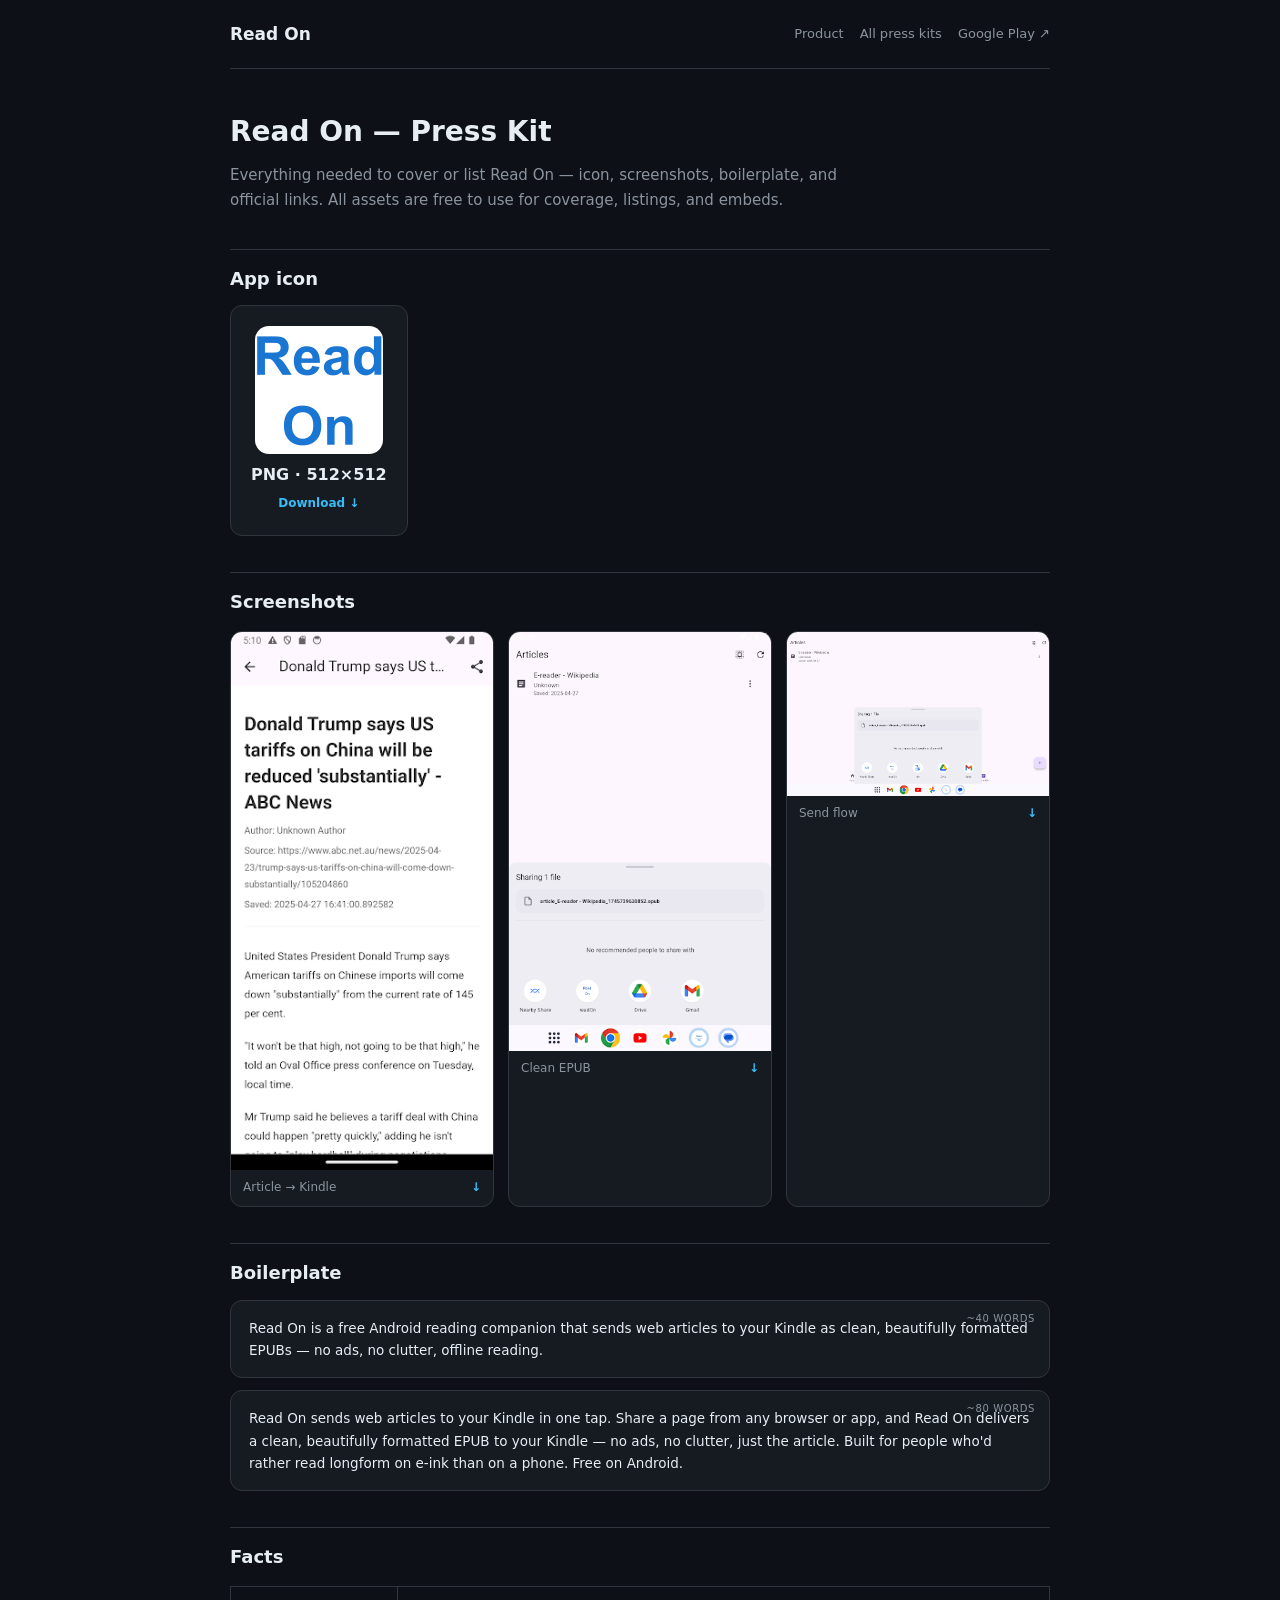
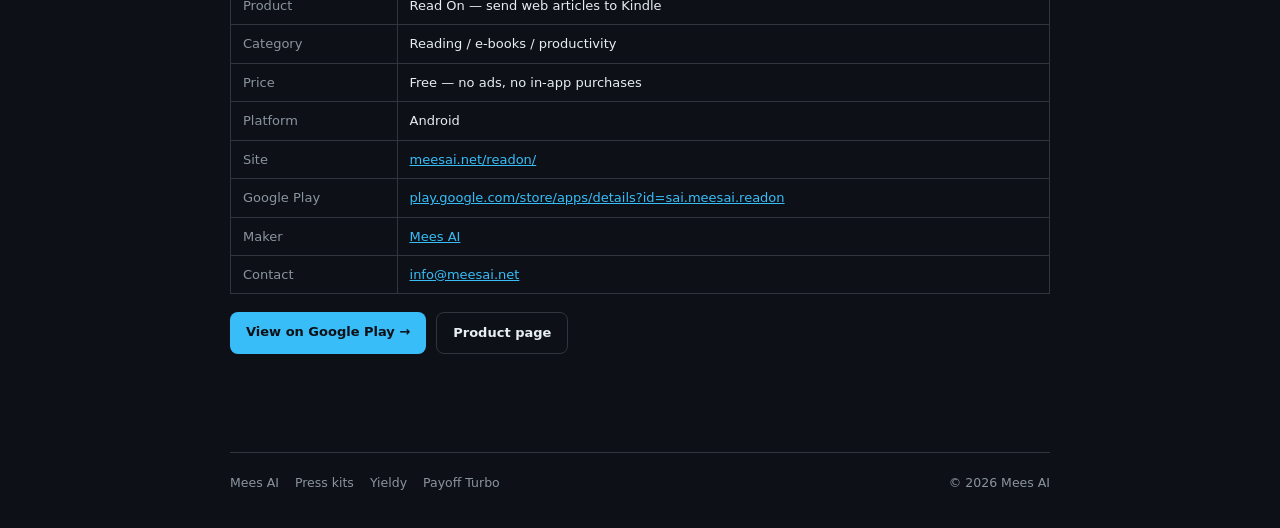
<file: readon/press/index.html>
<!DOCTYPE html>
<html lang="en">
<head>
<meta charset="UTF-8">
<meta name="viewport" content="width=device-width, initial-scale=1.0">
<title>Read On — Press Kit · Mees AI</title>
<link rel="icon" type="image/svg+xml" href="/favicon.svg">
<link rel="apple-touch-icon" href="/apple-touch-icon.png">
<meta name="description" content="Read On press kit: app icon, screenshots, boilerplate copy, and links for the free Android send-to-Kindle reading companion.">
<meta property="og:type" content="website">
<meta property="og:site_name" content="Mees AI">
<meta property="og:title" content="Read On — Press Kit · Mees AI">
<meta property="og:description" content="Read On press kit: app icon, screenshots, boilerplate copy, and links for the free Android send-to-Kindle reading companion.">
<meta property="og:url" content="https://meesai.net/readon/press/">
<meta property="og:image" content="https://meesai.net/readon/press/icon-512.png">
<meta name="twitter:card" content="summary">
<meta name="twitter:site" content="@saidev40916204">
<meta name="twitter:creator" content="@saidev40916204">
<link rel="canonical" href="https://meesai.net/readon/press/">
<style>
  *{box-sizing:border-box;margin:0}
  body{color-scheme:dark;font-family:ui-sans-serif,system-ui,-apple-system,'Segoe UI',Roboto,sans-serif;background:#0d1117;color:#e6edf3;line-height:1.65}
  a{color:#38bdf8}
  .wrap{max-width:860px;margin:0 auto;padding:0 20px}
  header{padding:20px 0;border-bottom:1px solid #30363d;display:flex;align-items:center;gap:14px}
  header .brand{font-weight:700;font-size:17px;color:#e6edf3;text-decoration:none}
  header nav{margin-left:auto;display:flex;gap:16px;font-size:13px}
  header nav a{color:#8b949e;text-decoration:none}
  header nav a:hover{color:#38bdf8}
  main{padding:40px 0 80px}
  h1{font-size:28px;color:#e6edf3;margin-bottom:8px}
  .lede{color:#8b949e;font-size:15px;max-width:640px}
  h2{font-size:18px;color:#e6edf3;margin:36px 0 12px;padding-top:14px;border-top:1px solid #30363d}
  .grid{display:grid;grid-template-columns:repeat(auto-fit,minmax(240px,1fr));gap:14px;margin:14px 0}
  .shot{background:#161b22;border:1px solid #30363d;border-radius:12px;overflow:hidden}
  .shot img{width:100%;display:block}
  .shot .cap{padding:8px 12px;font-size:12px;color:#8b949e;display:flex;justify-content:space-between;align-items:center}
  .shot .cap a{color:#38bdf8;text-decoration:none;font-weight:600}
  .iconbox{background:#161b22;border:1px solid #30363d;border-radius:12px;padding:20px;text-align:center;display:inline-block}
  .iconbox img{display:block;margin:0 auto 8px;border-radius:14px}
  .iconbox a{color:#38bdf8;text-decoration:none;font-size:12px;font-weight:600}
  .boil{background:#161b22;border:1px solid #30363d;border-radius:12px;padding:16px 18px;margin:12px 0;font-size:13.5px;position:relative}
  .boil .tag{position:absolute;top:10px;right:14px;font-size:10px;letter-spacing:.6px;text-transform:uppercase;color:#8b949e}
  table{border-collapse:collapse;width:100%;margin:14px 0;font-size:13px}
  th,td{border:1px solid #30363d;padding:8px 12px;text-align:left;vertical-align:top}
  th{background:#21262d;color:#e6edf3}
  td:first-child{color:#8b949e;white-space:nowrap}
  .btnrow{display:flex;gap:10px;margin:18px 0;flex-wrap:wrap}
  .btnrow a{background:#38bdf8;color:#0d1117;text-decoration:none;padding:9px 16px;border-radius:8px;font-weight:600;font-size:13px}
  .btnrow a.ghost{background:none;border:1px solid #30363d;color:#e6edf3}
  footer{border-top:1px solid #30363d;padding:20px 0 34px;font-size:12.5px;color:#8b949e;display:flex;gap:16px;flex-wrap:wrap}
  footer a{color:#8b949e;text-decoration:none}
  footer a:hover{color:#38bdf8}
  footer .spacer{flex:1}
</style>
</head>
<body>
<div class="wrap">
<header>
  <a class="brand" href="/readon/">Read On</a>
  <nav>
    <a href="/readon/">Product</a>
    <a href="/press/">All press kits</a>
    <a href="https://play.google.com/store/apps/details?id=sai.meesai.readon" target="_blank" rel="noopener">Google Play ↗</a>
  </nav>
</header>
<main>
<h1>Read On — Press Kit</h1>
<p class="lede">Everything needed to cover or list Read On — icon, screenshots, boilerplate, and official links. All assets are free to use for coverage, listings, and embeds.</p>

<h2>App icon</h2>
<div class="iconbox">
  <img src="/readon/press/icon-512.png" width="128" height="128" alt="Read On app icon">
  <b>PNG · 512×512</b><br><a href="/readon/press/icon-512.png" download>Download ↓</a>
</div>

<h2>Screenshots</h2>
<div class="grid">
  <div class="shot"><img src="/readon/press/shot-1.png" alt="Read On — article saved to Kindle" loading="lazy"><div class="cap">Article → Kindle <a href="/readon/press/shot-1.png" download>↓</a></div></div>
  <div class="shot"><img src="/readon/press/shot-2.png" alt="Read On — clean EPUB formatting" loading="lazy"><div class="cap">Clean EPUB <a href="/readon/press/shot-2.png" download>↓</a></div></div>
  <div class="shot"><img src="/readon/press/shot-3.png" alt="Read On — send flow" loading="lazy"><div class="cap">Send flow <a href="/readon/press/shot-3.png" download>↓</a></div></div>
</div>

<h2>Boilerplate</h2>
<div class="boil"><span class="tag">~40 words</span>
Read On is a free Android reading companion that sends web articles to your Kindle as clean, beautifully formatted EPUBs — no ads, no clutter, offline reading.
</div>
<div class="boil"><span class="tag">~80 words</span>
Read On sends web articles to your Kindle in one tap. Share a page from any browser or app, and Read On delivers a clean, beautifully formatted EPUB to your Kindle — no ads, no clutter, just the article. Built for people who'd rather read longform on e-ink than on a phone. Free on Android.
</div>

<h2>Facts</h2>
<table>
<tr><td>Product</td><td>Read On — send web articles to Kindle</td></tr>
<tr><td>Category</td><td>Reading / e-books / productivity</td></tr>
<tr><td>Price</td><td>Free — no ads, no in-app purchases</td></tr>
<tr><td>Platform</td><td>Android</td></tr>
<tr><td>Site</td><td><a href="/readon/">meesai.net/readon/</a></td></tr>
<tr><td>Google Play</td><td><a href="https://play.google.com/store/apps/details?id=sai.meesai.readon" target="_blank" rel="noopener">play.google.com/store/apps/details?id=sai.meesai.readon</a></td></tr>
<tr><td>Maker</td><td><a href="/">Mees AI</a></td></tr>
<tr><td>Contact</td><td><a href="mailto:info@meesai.net">info@meesai.net</a></td></tr>
</table>

<div class="btnrow">
  <a href="https://play.google.com/store/apps/details?id=sai.meesai.readon" target="_blank" rel="noopener">View on Google Play →</a>
  <a class="ghost" href="/readon/">Product page</a>
</div>
</main>
<footer>
  <a href="/">Mees AI</a>
  <a href="/press/">Press kits</a>
  <a href="/yieldy/press/">Yieldy</a>
  <a href="/payoffturbo/press/">Payoff Turbo</a>
  <span class="spacer"></span>
  <span>© 2026 Mees AI</span>
</footer>
</div>
</body>
</html>
</file>
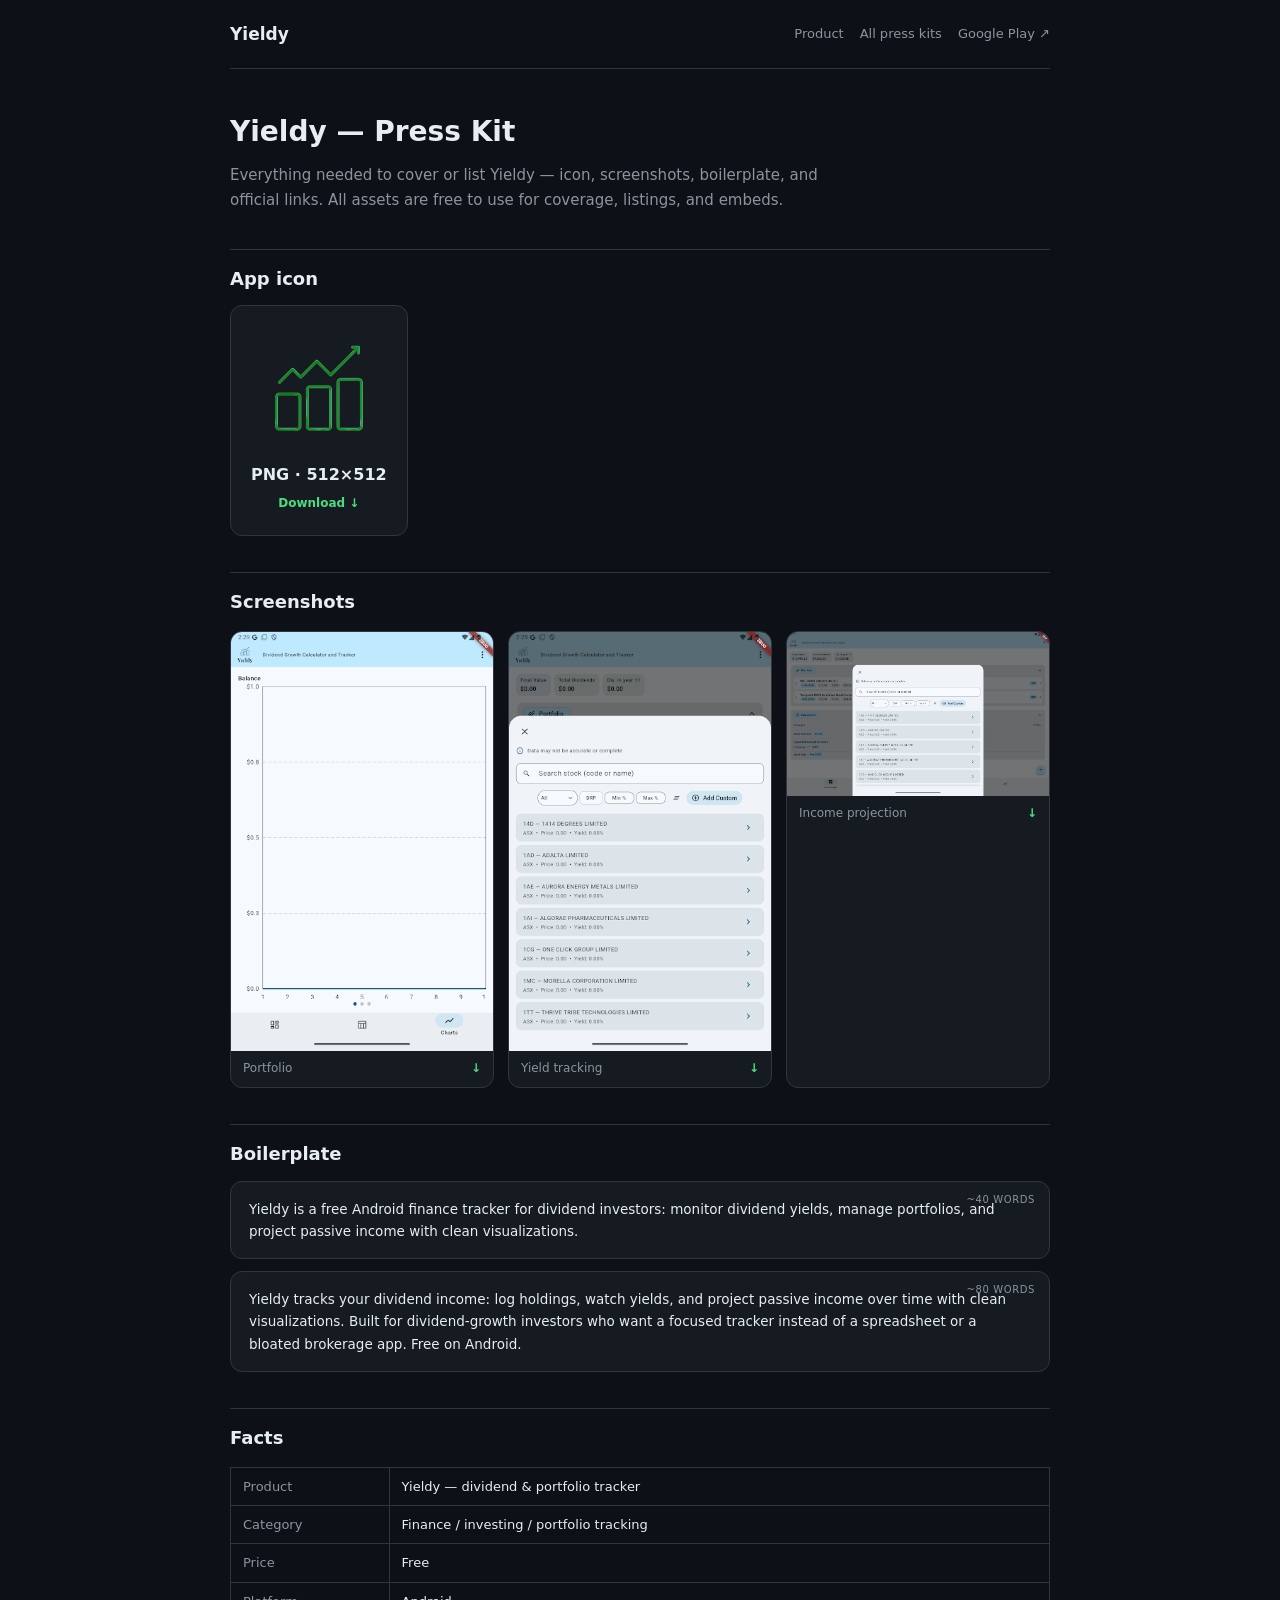
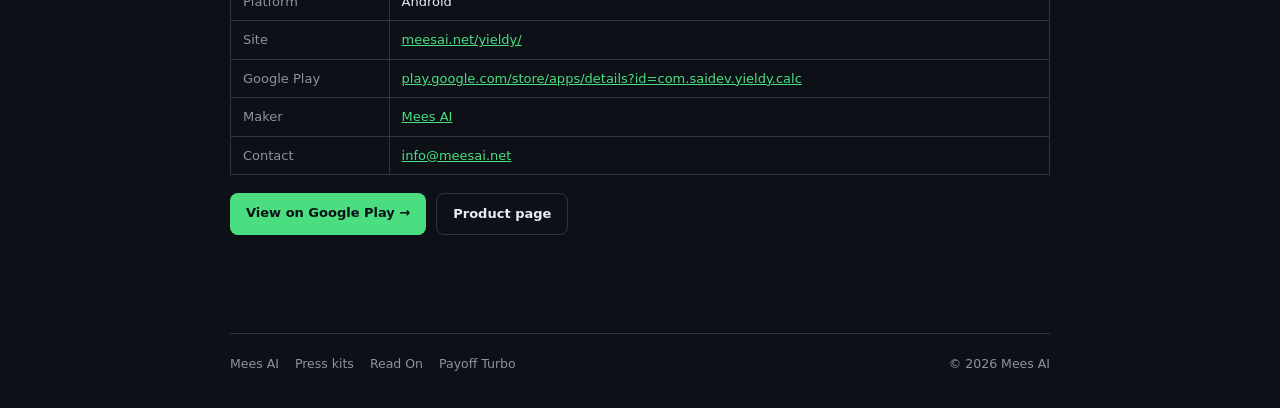
<file: yieldy/press/index.html>
<!DOCTYPE html>
<html lang="en">
<head>
<meta charset="UTF-8">
<meta name="viewport" content="width=device-width, initial-scale=1.0">
<title>Yieldy — Press Kit · Mees AI</title>
<link rel="icon" type="image/svg+xml" href="/favicon.svg">
<link rel="apple-touch-icon" href="/apple-touch-icon.png">
<meta name="description" content="Yieldy press kit: app icon, screenshots, boilerplate copy, and links for the free Android dividend and portfolio tracker.">
<meta property="og:type" content="website">
<meta property="og:site_name" content="Mees AI">
<meta property="og:title" content="Yieldy — Press Kit · Mees AI">
<meta property="og:description" content="Yieldy press kit: app icon, screenshots, boilerplate copy, and links for the free Android dividend and portfolio tracker.">
<meta property="og:url" content="https://meesai.net/yieldy/press/">
<meta property="og:image" content="https://meesai.net/yieldy/press/icon-512.png">
<meta name="twitter:card" content="summary">
<meta name="twitter:site" content="@saidev40916204">
<meta name="twitter:creator" content="@saidev40916204">
<link rel="canonical" href="https://meesai.net/yieldy/press/">
<style>
  *{box-sizing:border-box;margin:0}
  body{color-scheme:dark;font-family:ui-sans-serif,system-ui,-apple-system,'Segoe UI',Roboto,sans-serif;background:#0d1117;color:#e6edf3;line-height:1.65}
  a{color:#4ade80}
  .wrap{max-width:860px;margin:0 auto;padding:0 20px}
  header{padding:20px 0;border-bottom:1px solid #30363d;display:flex;align-items:center;gap:14px}
  header .brand{font-weight:700;font-size:17px;color:#e6edf3;text-decoration:none}
  header nav{margin-left:auto;display:flex;gap:16px;font-size:13px}
  header nav a{color:#8b949e;text-decoration:none}
  header nav a:hover{color:#4ade80}
  main{padding:40px 0 80px}
  h1{font-size:28px;color:#e6edf3;margin-bottom:8px}
  .lede{color:#8b949e;font-size:15px;max-width:640px}
  h2{font-size:18px;color:#e6edf3;margin:36px 0 12px;padding-top:14px;border-top:1px solid #30363d}
  .grid{display:grid;grid-template-columns:repeat(auto-fit,minmax(240px,1fr));gap:14px;margin:14px 0}
  .shot{background:#161b22;border:1px solid #30363d;border-radius:12px;overflow:hidden}
  .shot img{width:100%;display:block}
  .shot .cap{padding:8px 12px;font-size:12px;color:#8b949e;display:flex;justify-content:space-between;align-items:center}
  .shot .cap a{color:#4ade80;text-decoration:none;font-weight:600}
  .iconbox{background:#161b22;border:1px solid #30363d;border-radius:12px;padding:20px;text-align:center;display:inline-block}
  .iconbox img{display:block;margin:0 auto 8px;border-radius:14px}
  .iconbox a{color:#4ade80;text-decoration:none;font-size:12px;font-weight:600}
  .boil{background:#161b22;border:1px solid #30363d;border-radius:12px;padding:16px 18px;margin:12px 0;font-size:13.5px;position:relative}
  .boil .tag{position:absolute;top:10px;right:14px;font-size:10px;letter-spacing:.6px;text-transform:uppercase;color:#8b949e}
  table{border-collapse:collapse;width:100%;margin:14px 0;font-size:13px}
  th,td{border:1px solid #30363d;padding:8px 12px;text-align:left;vertical-align:top}
  th{background:#21262d;color:#e6edf3}
  td:first-child{color:#8b949e;white-space:nowrap}
  .btnrow{display:flex;gap:10px;margin:18px 0;flex-wrap:wrap}
  .btnrow a{background:#4ade80;color:#0d1117;text-decoration:none;padding:9px 16px;border-radius:8px;font-weight:600;font-size:13px}
  .btnrow a.ghost{background:none;border:1px solid #30363d;color:#e6edf3}
  footer{border-top:1px solid #30363d;padding:20px 0 34px;font-size:12.5px;color:#8b949e;display:flex;gap:16px;flex-wrap:wrap}
  footer a{color:#8b949e;text-decoration:none}
  footer a:hover{color:#4ade80}
  footer .spacer{flex:1}
</style>
</head>
<body>
<div class="wrap">
<header>
  <a class="brand" href="/yieldy/">Yieldy</a>
  <nav>
    <a href="/yieldy/">Product</a>
    <a href="/press/">All press kits</a>
    <a href="https://play.google.com/store/apps/details?id=com.saidev.yieldy.calc" target="_blank" rel="noopener">Google Play ↗</a>
  </nav>
</header>
<main>
<h1>Yieldy — Press Kit</h1>
<p class="lede">Everything needed to cover or list Yieldy — icon, screenshots, boilerplate, and official links. All assets are free to use for coverage, listings, and embeds.</p>

<h2>App icon</h2>
<div class="iconbox">
  <img src="/yieldy/press/icon-512.png" width="128" height="128" alt="Yieldy app icon">
  <b>PNG · 512×512</b><br><a href="/yieldy/press/icon-512.png" download>Download ↓</a>
</div>

<h2>Screenshots</h2>
<div class="grid">
  <div class="shot"><img src="/yieldy/press/shot-1.png" alt="Yieldy — dividend portfolio overview" loading="lazy"><div class="cap">Portfolio <a href="/yieldy/press/shot-1.png" download>↓</a></div></div>
  <div class="shot"><img src="/yieldy/press/shot-2.png" alt="Yieldy — yield tracking" loading="lazy"><div class="cap">Yield tracking <a href="/yieldy/press/shot-2.png" download>↓</a></div></div>
  <div class="shot"><img src="/yieldy/press/shot-3.png" alt="Yieldy — income projection" loading="lazy"><div class="cap">Income projection <a href="/yieldy/press/shot-3.png" download>↓</a></div></div>
</div>

<h2>Boilerplate</h2>
<div class="boil"><span class="tag">~40 words</span>
Yieldy is a free Android finance tracker for dividend investors: monitor dividend yields, manage portfolios, and project passive income with clean visualizations.
</div>
<div class="boil"><span class="tag">~80 words</span>
Yieldy tracks your dividend income: log holdings, watch yields, and project passive income over time with clean visualizations. Built for dividend-growth investors who want a focused tracker instead of a spreadsheet or a bloated brokerage app. Free on Android.
</div>

<h2>Facts</h2>
<table>
<tr><td>Product</td><td>Yieldy — dividend &amp; portfolio tracker</td></tr>
<tr><td>Category</td><td>Finance / investing / portfolio tracking</td></tr>
<tr><td>Price</td><td>Free</td></tr>
<tr><td>Platform</td><td>Android</td></tr>
<tr><td>Site</td><td><a href="/yieldy/">meesai.net/yieldy/</a></td></tr>
<tr><td>Google Play</td><td><a href="https://play.google.com/store/apps/details?id=com.saidev.yieldy.calc" target="_blank" rel="noopener">play.google.com/store/apps/details?id=com.saidev.yieldy.calc</a></td></tr>
<tr><td>Maker</td><td><a href="/">Mees AI</a></td></tr>
<tr><td>Contact</td><td><a href="mailto:info@meesai.net">info@meesai.net</a></td></tr>
</table>

<div class="btnrow">
  <a href="https://play.google.com/store/apps/details?id=com.saidev.yieldy.calc" target="_blank" rel="noopener">View on Google Play →</a>
  <a class="ghost" href="/yieldy/">Product page</a>
</div>
</main>
<footer>
  <a href="/">Mees AI</a>
  <a href="/press/">Press kits</a>
  <a href="/readon/press/">Read On</a>
  <a href="/payoffturbo/press/">Payoff Turbo</a>
  <span class="spacer"></span>
  <span>© 2026 Mees AI</span>
</footer>
</div>
</body>
</html>
</file>
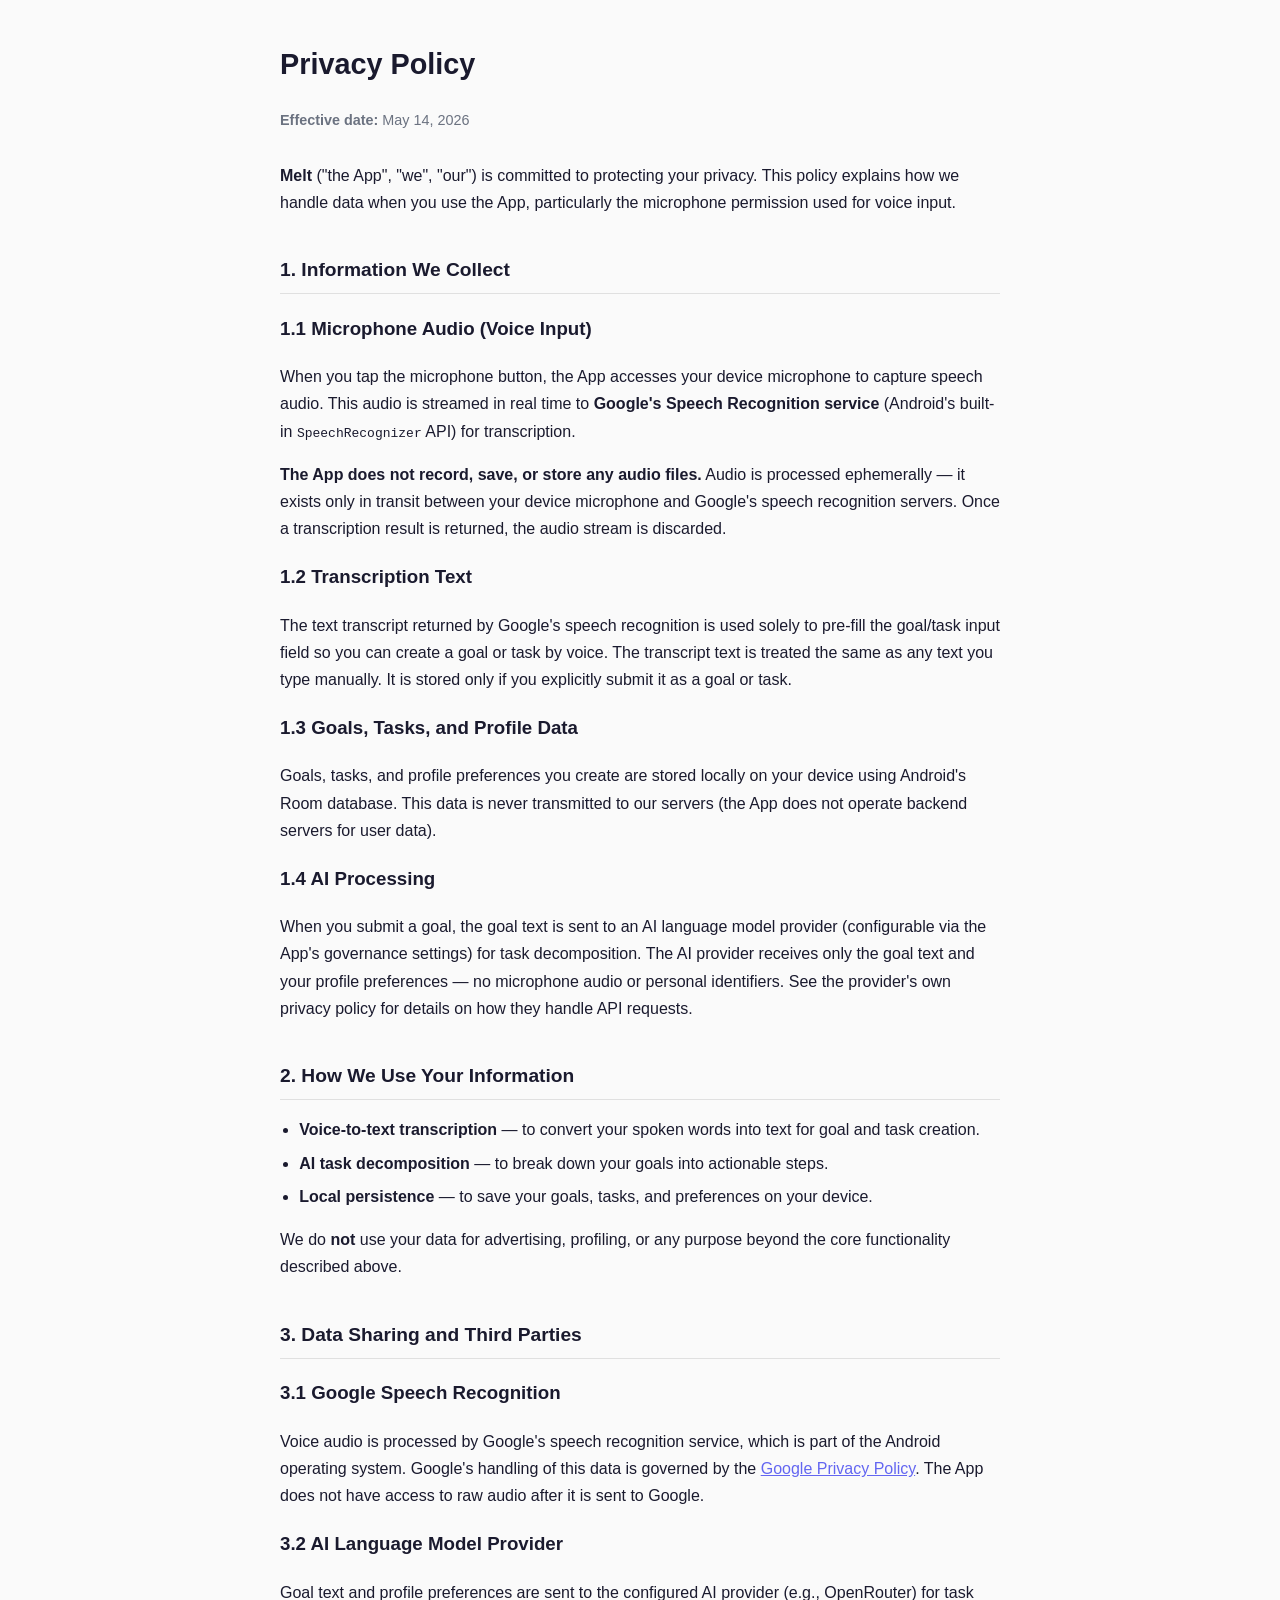
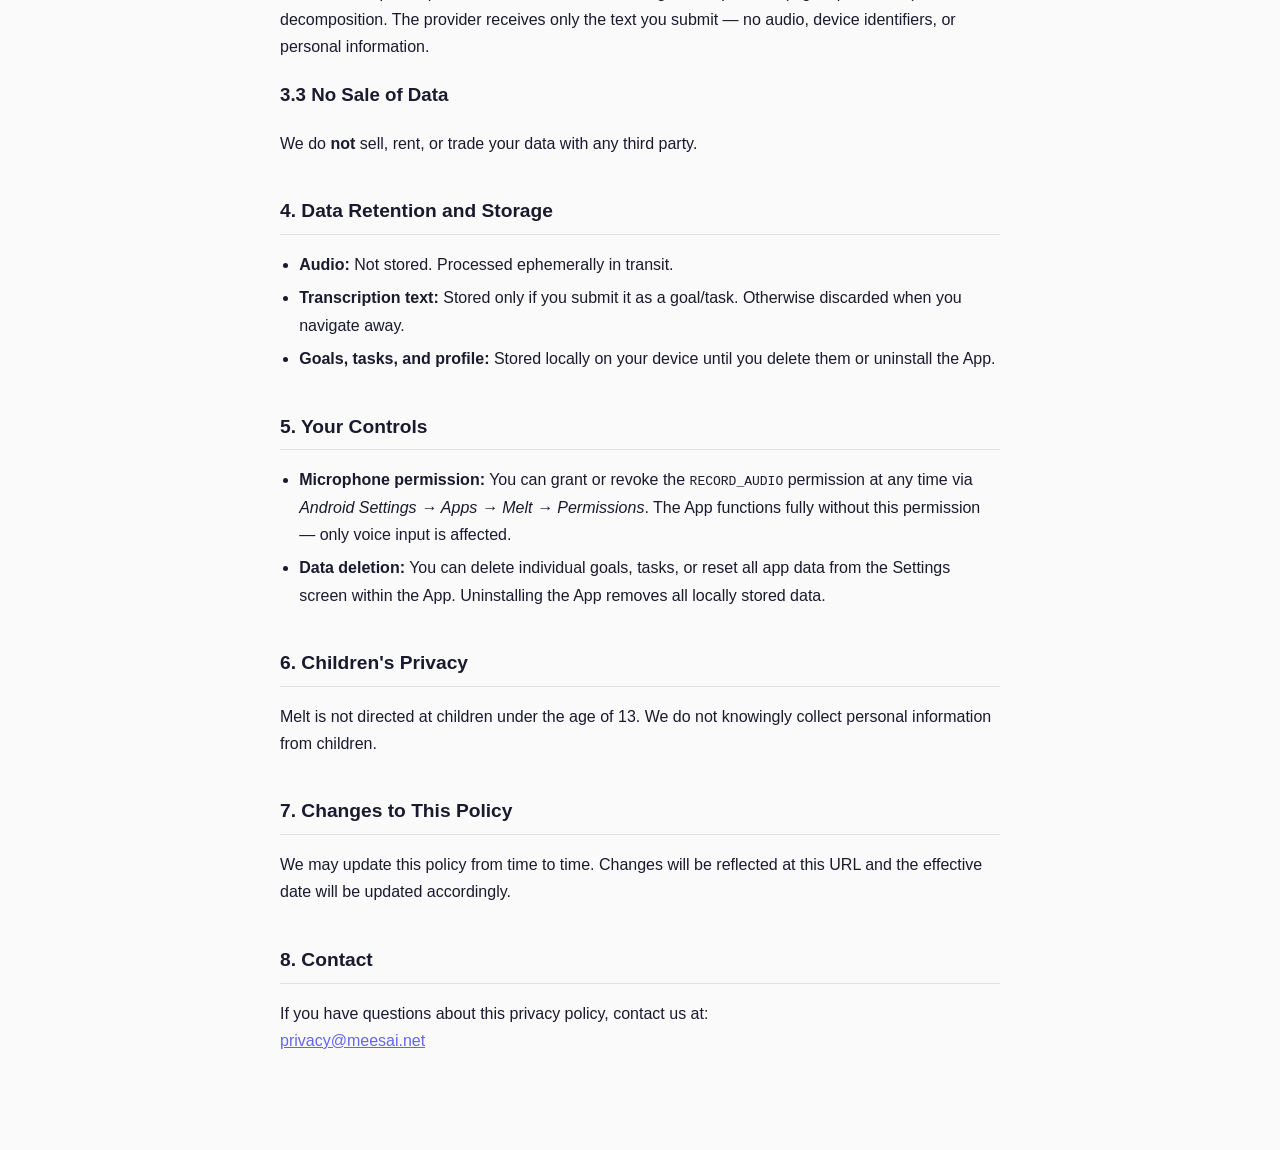
<file: melt/privacy_policy.html>
<!DOCTYPE html>
<html lang="en">

<head>
    <meta charset="UTF-8">
    <meta name="viewport" content="width=device-width, initial-scale=1.0">
    <title>Privacy Policy — Melt</title>
    <style>
        :root {
            color-scheme: light dark;
        }

        body {
            font-family: -apple-system, BlinkMacSystemFont, 'Segoe UI', Roboto, sans-serif;
            max-width: 720px;
            margin: 0 auto;
            padding: 40px 24px 80px;
            line-height: 1.7;
            color: #1a1a2e;
            background: #fafafa;
        }

        @media (prefers-color-scheme: dark) {
            body {
                color: #e4e4e7;
                background: #0f0f1a;
            }
        }

        h1 {
            font-size: 1.8rem;
            margin-top: 0;
        }

        h2 {
            font-size: 1.2rem;
            margin-top: 2em;
            border-bottom: 1px solid #e0e0e0;
            padding-bottom: 6px;
        }

        @media (prefers-color-scheme: dark) {
            h2 {
                border-color: #2a2a3e;
            }
        }

        .effective {
            color: #6b7280;
            font-size: 0.9rem;
            margin-bottom: 2em;
        }

        @media (prefers-color-scheme: dark) {
            .effective {
                color: #9ca3af;
            }
        }

        a {
            color: #6366f1;
        }

        ul {
            padding-left: 1.2em;
        }

        li {
            margin-bottom: 0.4em;
        }
    </style>
</head>

<body>

    <h1>Privacy Policy</h1>
    <p class="effective"><strong>Effective date:</strong> May 14, 2026</p>

    <p>
        <strong>Melt</strong> ("the App", "we", "our") is committed to protecting your privacy.
        This policy explains how we handle data when you use the App, particularly
        the microphone permission used for voice input.
    </p>

    <h2>1. Information We Collect</h2>

    <h3>1.1 Microphone Audio (Voice Input)</h3>
    <p>
        When you tap the microphone button, the App accesses your device microphone
        to capture speech audio. This audio is streamed in real time to
        <strong>Google's Speech Recognition service</strong> (Android's built-in
        <code>SpeechRecognizer</code> API) for transcription.
    </p>
    <p>
        <strong>The App does not record, save, or store any audio files.</strong>
        Audio is processed ephemerally — it exists only in transit between your
        device microphone and Google's speech recognition servers. Once a
        transcription result is returned, the audio stream is discarded.
    </p>

    <h3>1.2 Transcription Text</h3>
    <p>
        The text transcript returned by Google's speech recognition is used solely
        to pre-fill the goal/task input field so you can create a goal or task by
        voice. The transcript text is treated the same as any text you type manually.
        It is stored only if you explicitly submit it as a goal or task.
    </p>

    <h3>1.3 Goals, Tasks, and Profile Data</h3>
    <p>
        Goals, tasks, and profile preferences you create are stored locally on your
        device using Android's Room database. This data is never transmitted to our
        servers (the App does not operate backend servers for user data).
    </p>

    <h3>1.4 AI Processing</h3>
    <p>
        When you submit a goal, the goal text is sent to an AI language model
        provider (configurable via the App's governance settings) for task
        decomposition. The AI provider receives only the goal text and your profile
        preferences — no microphone audio or personal identifiers. See the
        provider's own privacy policy for details on how they handle API requests.
    </p>

    <h2>2. How We Use Your Information</h2>
    <ul>
        <li><strong>Voice-to-text transcription</strong> — to convert your spoken
            words into text for goal and task creation.</li>
        <li><strong>AI task decomposition</strong> — to break down your goals into
            actionable steps.</li>
        <li><strong>Local persistence</strong> — to save your goals, tasks, and
            preferences on your device.</li>
    </ul>
    <p>
        We do <strong>not</strong> use your data for advertising, profiling, or
        any purpose beyond the core functionality described above.
    </p>

    <h2>3. Data Sharing and Third Parties</h2>

    <h3>3.1 Google Speech Recognition</h3>
    <p>
        Voice audio is processed by Google's speech recognition service, which is
        part of the Android operating system. Google's handling of this data is
        governed by the
        <a href="https://policies.google.com/privacy" target="_blank" rel="noopener">Google Privacy Policy</a>.
        The App does not have access to raw audio after it is sent to Google.
    </p>

    <h3>3.2 AI Language Model Provider</h3>
    <p>
        Goal text and profile preferences are sent to the configured AI provider
        (e.g., OpenRouter) for task decomposition. The provider receives only the
        text you submit — no audio, device identifiers, or personal information.
    </p>

    <h3>3.3 No Sale of Data</h3>
    <p>
        We do <strong>not</strong> sell, rent, or trade your data with any third
        party.
    </p>

    <h2>4. Data Retention and Storage</h2>
    <ul>
        <li><strong>Audio:</strong> Not stored. Processed ephemerally in transit.</li>
        <li><strong>Transcription text:</strong> Stored only if you submit it as a
            goal/task. Otherwise discarded when you navigate away.</li>
        <li><strong>Goals, tasks, and profile:</strong> Stored locally on your
            device until you delete them or uninstall the App.</li>
    </ul>

    <h2>5. Your Controls</h2>
    <ul>
        <li><strong>Microphone permission:</strong> You can grant or revoke the
            <code>RECORD_AUDIO</code> permission at any time via
            <em>Android Settings → Apps → Melt → Permissions</em>. The App
            functions fully without this permission — only voice input is affected.
        </li>
        <li><strong>Data deletion:</strong> You can delete individual goals, tasks,
            or reset all app data from the Settings screen within the App.
            Uninstalling the App removes all locally stored data.</li>
    </ul>

    <h2>6. Children's Privacy</h2>
    <p>
        Melt is not directed at children under the age of 13. We do not knowingly
        collect personal information from children.
    </p>

    <h2>7. Changes to This Policy</h2>
    <p>
        We may update this policy from time to time. Changes will be reflected at
        this URL and the effective date will be updated accordingly.
    </p>

    <h2>8. Contact</h2>
    <p>
        If you have questions about this privacy policy, contact us at:
        <br><a href="mailto:privacy@meesai.net">privacy@meesai.net</a>
    </p>

</body>

</html>
</file>
